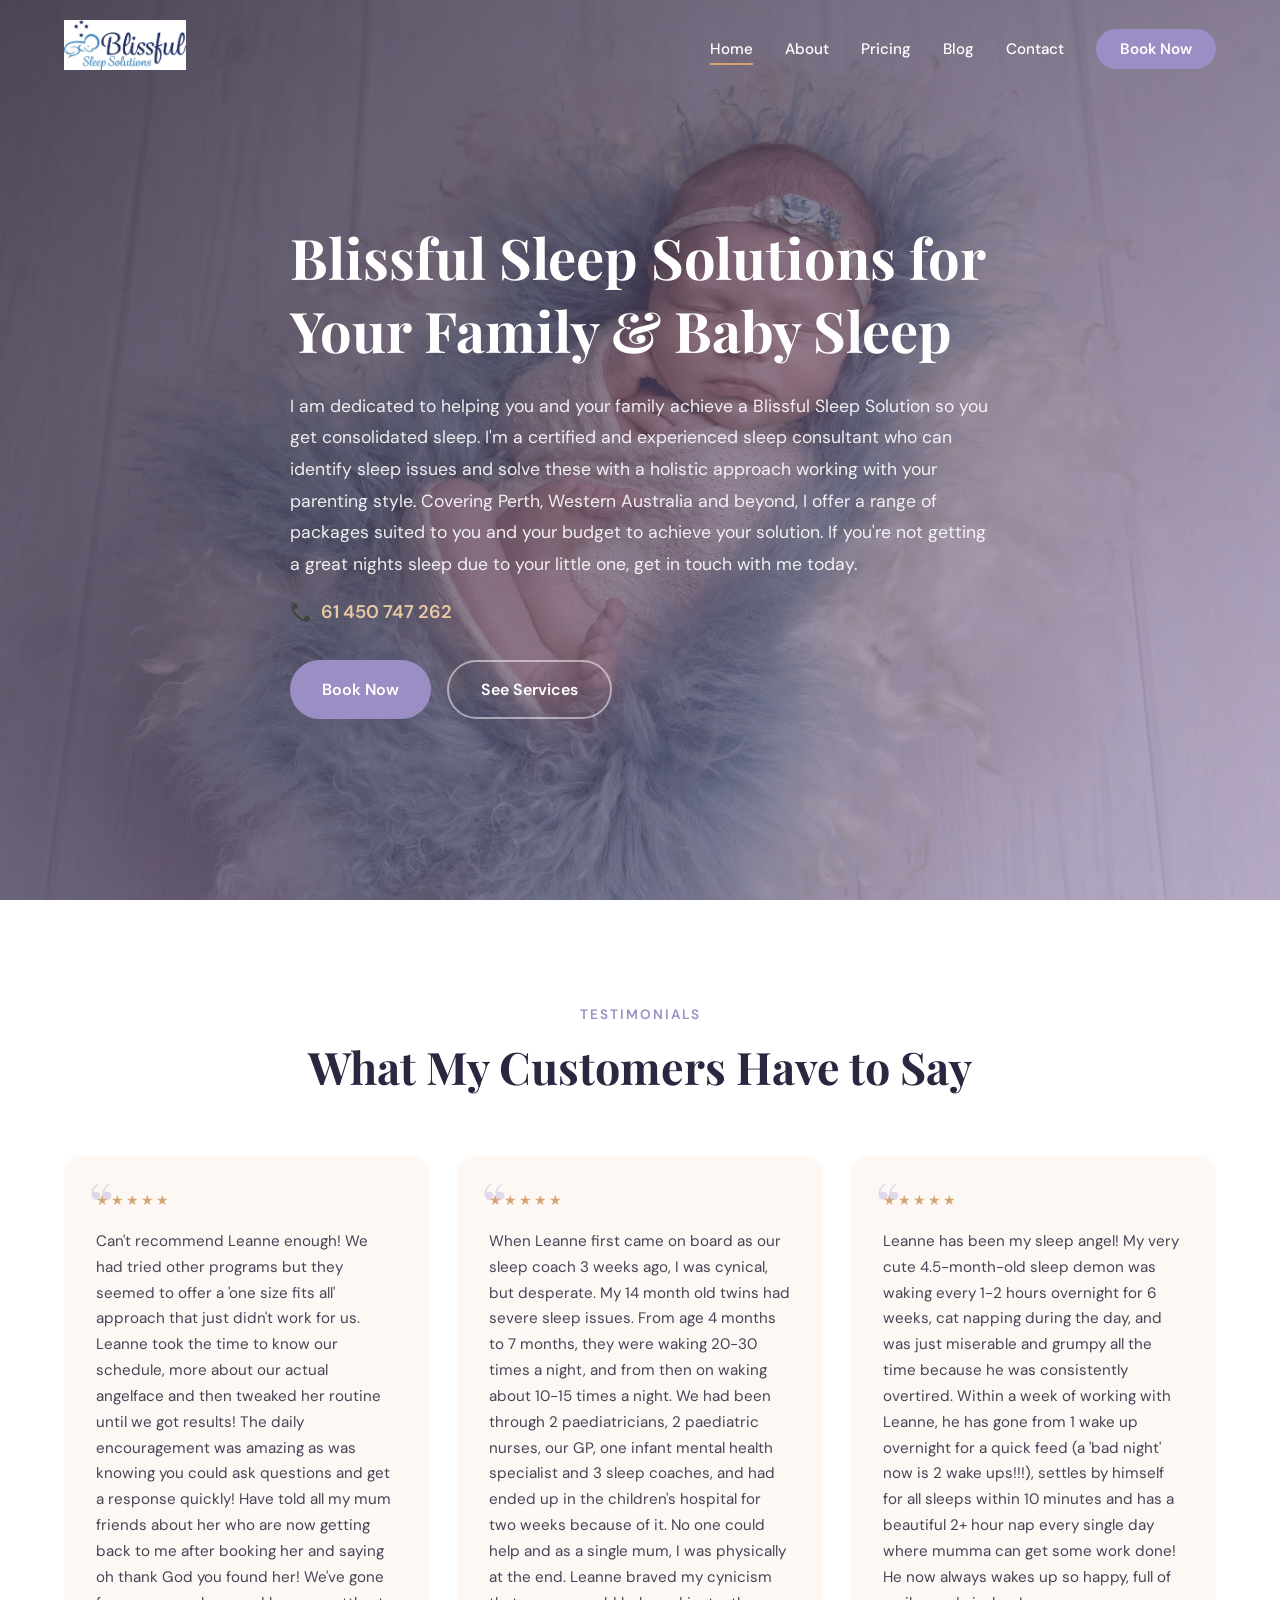
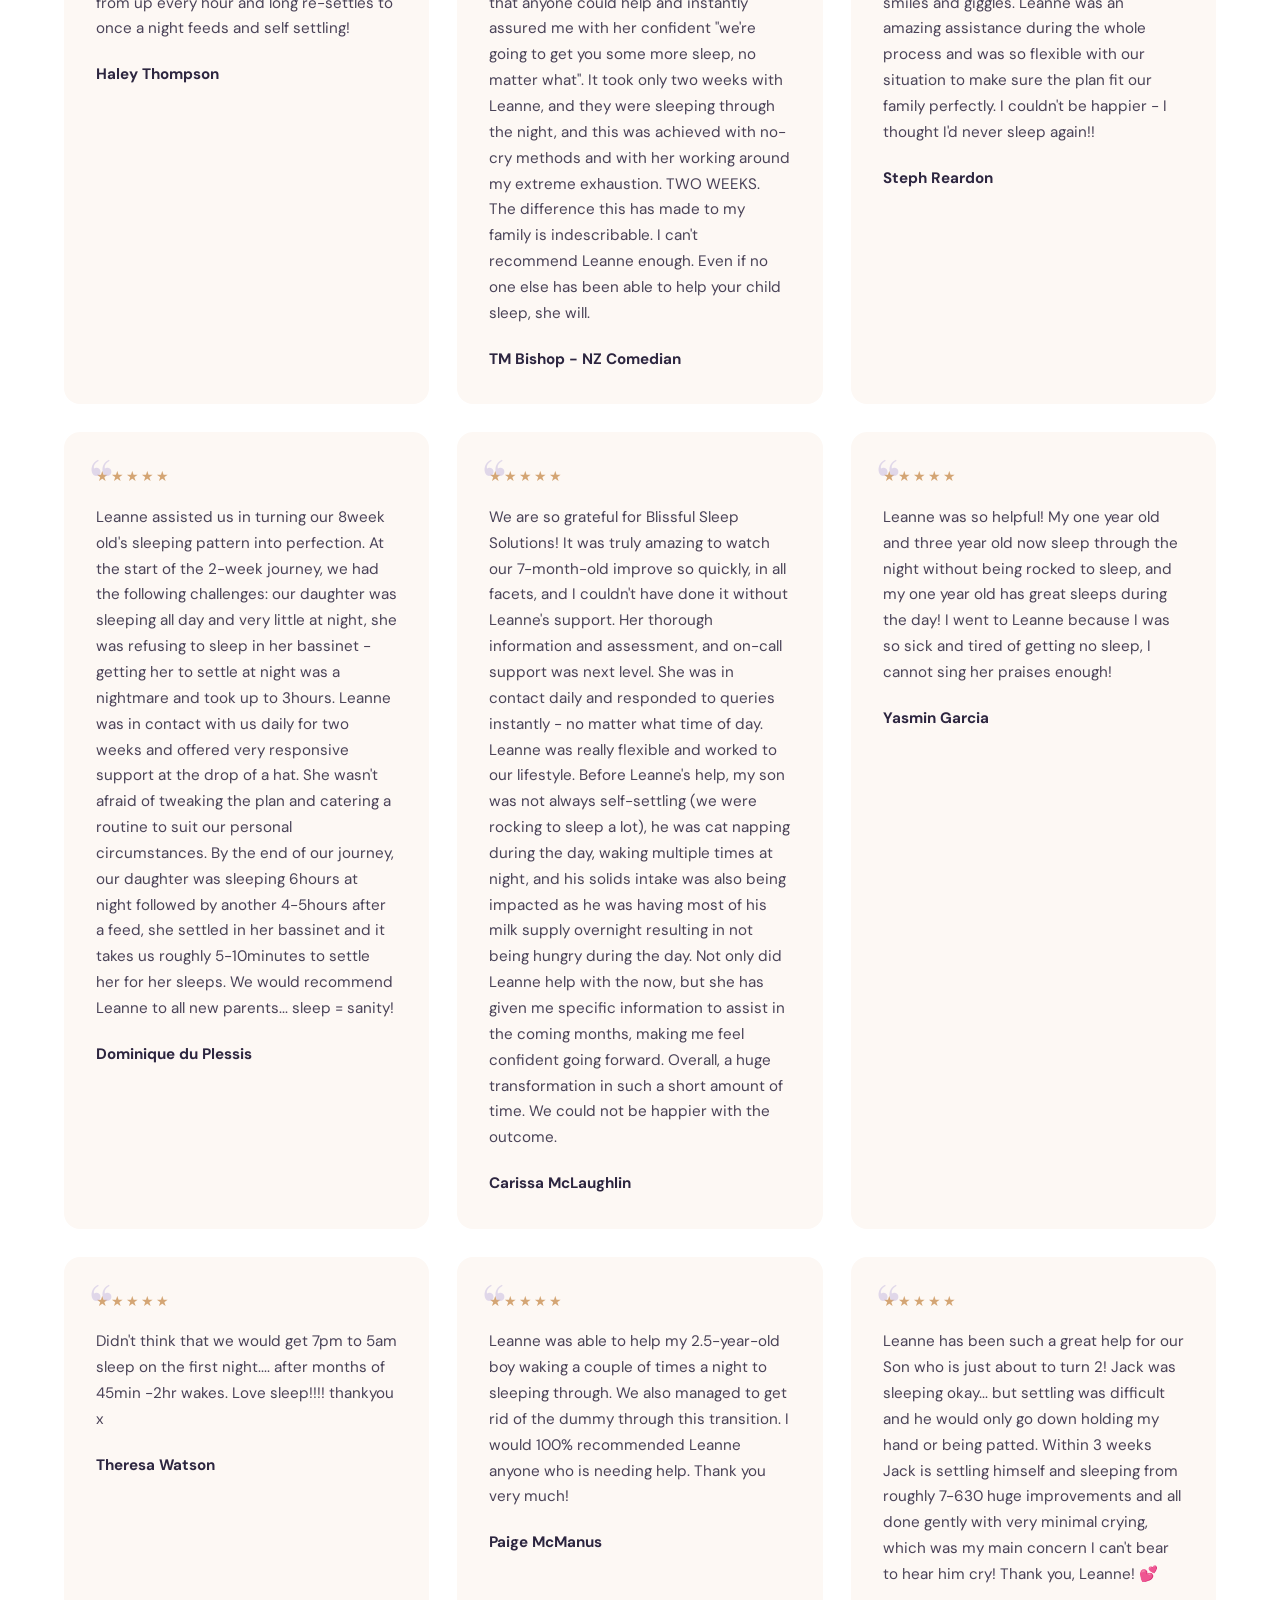
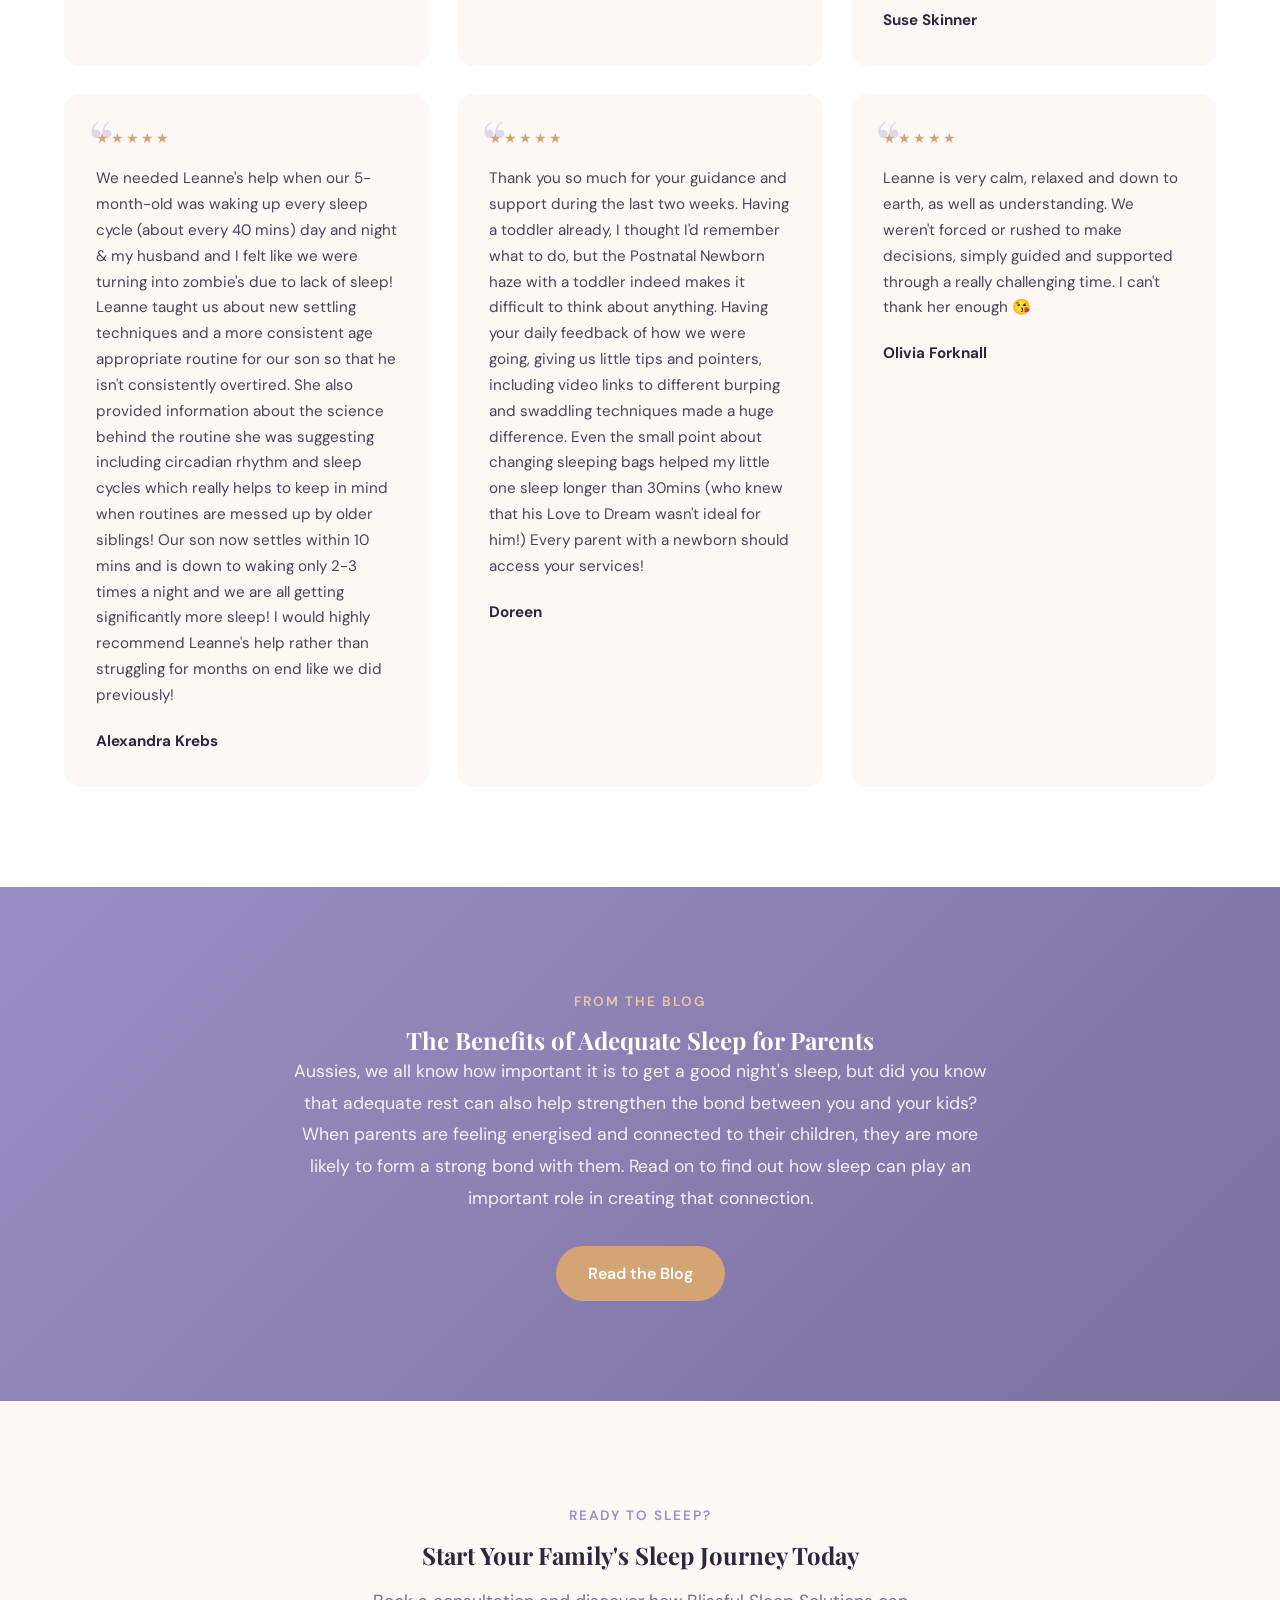
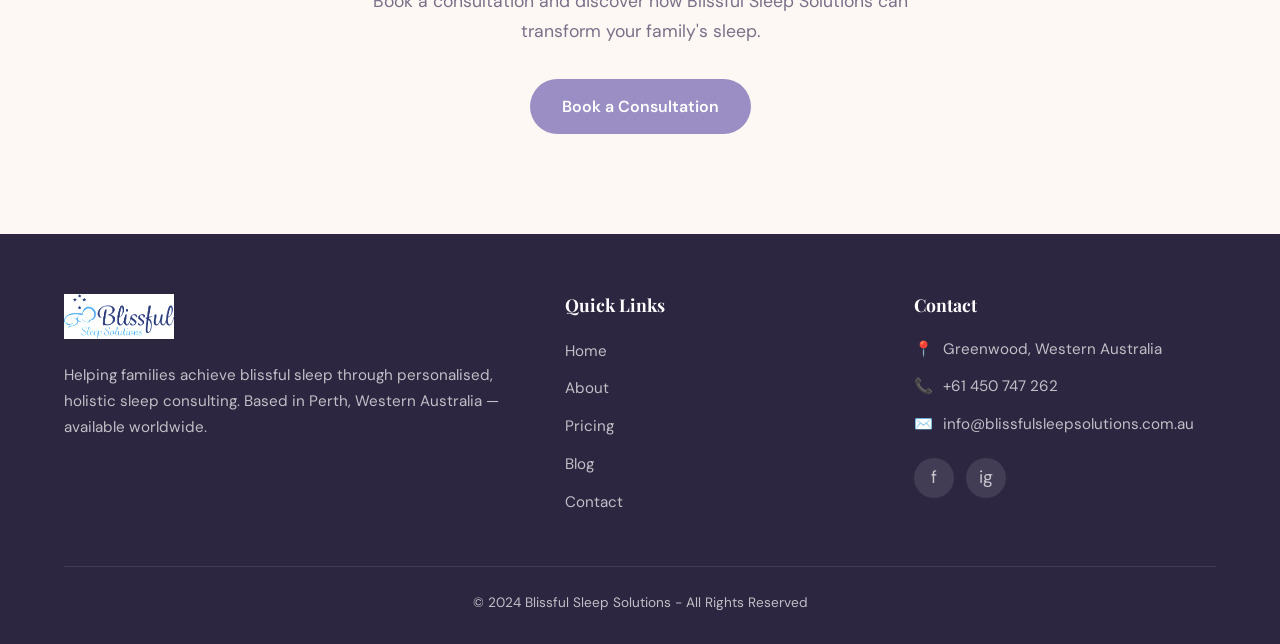
<file: index.html>
<!DOCTYPE html>
<html lang="en">
<head>
  <meta charset="UTF-8">
  <meta name="viewport" content="width=device-width, initial-scale=1.0">
  <title>Blissful Sleep Solutions — Baby & Child Sleep Consultant Perth WA</title>
  <meta name="description" content="Certified baby and child sleep consultant in Perth, Western Australia. Helping families achieve blissful sleep with personalised, holistic solutions.">
  <meta property="og:title" content="Blissful Sleep Solutions — Baby & Child Sleep Consultant Perth WA">
  <meta property="og:description" content="Certified baby and child sleep consultant helping families achieve blissful sleep in Perth, Western Australia and beyond.">
  <meta property="og:image" content="images/logo.jpg">
  <meta property="og:type" content="website">
  <link rel="icon" href="images/logo.jpg" type="image/jpeg">
  <link rel="preconnect" href="https://fonts.googleapis.com">
  <link rel="preconnect" href="https://fonts.gstatic.com" crossorigin>
  <link href="https://fonts.googleapis.com/css2?family=DM+Sans:wght@400;500;600;700&family=Playfair+Display:wght@400;500;600;700&display=swap" rel="stylesheet">
  <link rel="stylesheet" href="styles.css">
</head>
<body>

  <!-- Nav Overlay -->
  <div class="nav-overlay"></div>

  <!-- Navigation -->
  <nav class="navbar">
    <div class="container">
      <a href="index.html" class="nav-logo">
        <img src="images/logo.jpg" alt="Blissful Sleep Solutions">
      </a>
      <ul class="nav-links">
        <li><a href="index.html" class="active">Home</a></li>
        <li><a href="about.html">About</a></li>
        <li><a href="pricing.html">Pricing</a></li>
        <li><a href="blog.html">Blog</a></li>
        <li><a href="contact.html">Contact</a></li>
        <li><a href="https://calendly.com/blissfulsleepsolutions" target="_blank" rel="noopener" class="nav-cta">Book Now</a></li>
      </ul>
      <button class="hamburger" aria-label="Toggle menu">
        <span></span><span></span><span></span>
      </button>
    </div>
  </nav>

  <!-- Hero -->
  <section class="hero">
    <div class="hero-bg" style="background-image: url('images/hero.jpg');"></div>
    <div class="container">
      <div class="hero-content">
        <h1>Blissful Sleep Solutions for Your Family &amp; Baby Sleep</h1>
        <p>I am dedicated to helping you and your family achieve a Blissful Sleep Solution so you get consolidated sleep. I'm a certified and experienced sleep consultant who can identify sleep issues and solve these with a holistic approach working with your parenting style. Covering Perth, Western Australia and beyond, I offer a range of packages suited to you and your budget to achieve your solution. If you're not getting a great nights sleep due to your little one, get in touch with me today.</p>
        <div class="hero-phone">
          <span>📞</span> <a href="tel:+61450747262" style="color: inherit;">61 450 747 262</a>
        </div>
        <div class="hero-buttons">
          <a href="https://calendly.com/blissfulsleepsolutions" target="_blank" rel="noopener" class="btn btn-primary">Book Now</a>
          <a href="pricing.html" class="btn btn-secondary">See Services</a>
        </div>
      </div>
    </div>
  </section>

  <!-- Testimonials -->
  <section class="section testimonials-section">
    <div class="container">
      <div class="section-header">
        <span class="section-label">Testimonials</span>
        <h2>What My Customers Have to Say</h2>
      </div>
      <div class="testimonial-grid">

        <div class="testimonial-card">
          <div class="testimonial-stars">★★★★★</div>
          <p class="testimonial-text">Can't recommend Leanne enough! We had tried other programs but they seemed to offer a 'one size fits all' approach that just didn't work for us. Leanne took the time to know our schedule, more about our actual angelface and then tweaked her routine until we got results! The daily encouragement was amazing as was knowing you could ask questions and get a response quickly! Have told all my mum friends about her who are now getting back to me after booking her and saying oh thank God you found her! We've gone from up every hour and long re-settles to once a night feeds and self settling!</p>
          <div class="testimonial-author">Haley Thompson</div>
        </div>

        <div class="testimonial-card">
          <div class="testimonial-stars">★★★★★</div>
          <p class="testimonial-text">When Leanne first came on board as our sleep coach 3 weeks ago, I was cynical, but desperate. My 14 month old twins had severe sleep issues. From age 4 months to 7 months, they were waking 20-30 times a night, and from then on waking about 10-15 times a night. We had been through 2 paediatricians, 2 paediatric nurses, our GP, one infant mental health specialist and 3 sleep coaches, and had ended up in the children's hospital for two weeks because of it. No one could help and as a single mum, I was physically at the end. Leanne braved my cynicism that anyone could help and instantly assured me with her confident "we're going to get you some more sleep, no matter what". It took only two weeks with Leanne, and they were sleeping through the night, and this was achieved with no-cry methods and with her working around my extreme exhaustion. TWO WEEKS. The difference this has made to my family is indescribable. I can't recommend Leanne enough. Even if no one else has been able to help your child sleep, she will.</p>
          <div class="testimonial-author">TM Bishop - NZ Comedian</div>
        </div>

        <div class="testimonial-card">
          <div class="testimonial-stars">★★★★★</div>
          <p class="testimonial-text">Leanne has been my sleep angel! My very cute 4.5-month-old sleep demon was waking every 1-2 hours overnight for 6 weeks, cat napping during the day, and was just miserable and grumpy all the time because he was consistently overtired. Within a week of working with Leanne, he has gone from 1 wake up overnight for a quick feed (a 'bad night' now is 2 wake ups!!!), settles by himself for all sleeps within 10 minutes and has a beautiful 2+ hour nap every single day where mumma can get some work done! He now always wakes up so happy, full of smiles and giggles. Leanne was an amazing assistance during the whole process and was so flexible with our situation to make sure the plan fit our family perfectly. I couldn't be happier - I thought I'd never sleep again!!</p>
          <div class="testimonial-author">Steph Reardon</div>
        </div>

        <div class="testimonial-card">
          <div class="testimonial-stars">★★★★★</div>
          <p class="testimonial-text">Leanne assisted us in turning our 8week old's sleeping pattern into perfection. At the start of the 2-week journey, we had the following challenges: our daughter was sleeping all day and very little at night, she was refusing to sleep in her bassinet - getting her to settle at night was a nightmare and took up to 3hours. Leanne was in contact with us daily for two weeks and offered very responsive support at the drop of a hat. She wasn't afraid of tweaking the plan and catering a routine to suit our personal circumstances. By the end of our journey, our daughter was sleeping 6hours at night followed by another 4-5hours after a feed, she settled in her bassinet and it takes us roughly 5-10minutes to settle her for her sleeps. We would recommend Leanne to all new parents... sleep = sanity!</p>
          <div class="testimonial-author">Dominique du Plessis</div>
        </div>

        <div class="testimonial-card">
          <div class="testimonial-stars">★★★★★</div>
          <p class="testimonial-text">We are so grateful for Blissful Sleep Solutions! It was truly amazing to watch our 7-month-old improve so quickly, in all facets, and I couldn't have done it without Leanne's support. Her thorough information and assessment, and on-call support was next level. She was in contact daily and responded to queries instantly - no matter what time of day. Leanne was really flexible and worked to our lifestyle. Before Leanne's help, my son was not always self-settling (we were rocking to sleep a lot), he was cat napping during the day, waking multiple times at night, and his solids intake was also being impacted as he was having most of his milk supply overnight resulting in not being hungry during the day. Not only did Leanne help with the now, but she has given me specific information to assist in the coming months, making me feel confident going forward. Overall, a huge transformation in such a short amount of time. We could not be happier with the outcome.</p>
          <div class="testimonial-author">Carissa McLaughlin</div>
        </div>

        <div class="testimonial-card">
          <div class="testimonial-stars">★★★★★</div>
          <p class="testimonial-text">Leanne was so helpful! My one year old and three year old now sleep through the night without being rocked to sleep, and my one year old has great sleeps during the day! I went to Leanne because I was so sick and tired of getting no sleep, I cannot sing her praises enough!</p>
          <div class="testimonial-author">Yasmin Garcia</div>
        </div>

        <div class="testimonial-card">
          <div class="testimonial-stars">★★★★★</div>
          <p class="testimonial-text">Didn't think that we would get 7pm to 5am sleep on the first night.... after months of 45min -2hr wakes. Love sleep!!!! thankyou x</p>
          <div class="testimonial-author">Theresa Watson</div>
        </div>

        <div class="testimonial-card">
          <div class="testimonial-stars">★★★★★</div>
          <p class="testimonial-text">Leanne was able to help my 2.5-year-old boy waking a couple of times a night to sleeping through. We also managed to get rid of the dummy through this transition. I would 100% recommended Leanne anyone who is needing help. Thank you very much!</p>
          <div class="testimonial-author">Paige McManus</div>
        </div>

        <div class="testimonial-card">
          <div class="testimonial-stars">★★★★★</div>
          <p class="testimonial-text">Leanne has been such a great help for our Son who is just about to turn 2! Jack was sleeping okay... but settling was difficult and he would only go down holding my hand or being patted. Within 3 weeks Jack is settling himself and sleeping from roughly 7-630 huge improvements and all done gently with very minimal crying, which was my main concern I can't bear to hear him cry! Thank you, Leanne! 💕</p>
          <div class="testimonial-author">Suse Skinner</div>
        </div>

        <div class="testimonial-card">
          <div class="testimonial-stars">★★★★★</div>
          <p class="testimonial-text">We needed Leanne's help when our 5-month-old was waking up every sleep cycle (about every 40 mins) day and night &amp; my husband and I felt like we were turning into zombie's due to lack of sleep! Leanne taught us about new settling techniques and a more consistent age appropriate routine for our son so that he isn't consistently overtired. She also provided information about the science behind the routine she was suggesting including circadian rhythm and sleep cycles which really helps to keep in mind when routines are messed up by older siblings! Our son now settles within 10 mins and is down to waking only 2-3 times a night and we are all getting significantly more sleep! I would highly recommend Leanne's help rather than struggling for months on end like we did previously!</p>
          <div class="testimonial-author">Alexandra Krebs</div>
        </div>

        <div class="testimonial-card">
          <div class="testimonial-stars">★★★★★</div>
          <p class="testimonial-text">Thank you so much for your guidance and support during the last two weeks. Having a toddler already, I thought I'd remember what to do, but the Postnatal Newborn haze with a toddler indeed makes it difficult to think about anything. Having your daily feedback of how we were going, giving us little tips and pointers, including video links to different burping and swaddling techniques made a huge difference. Even the small point about changing sleeping bags helped my little one sleep longer than 30mins (who knew that his Love to Dream wasn't ideal for him!) Every parent with a newborn should access your services!</p>
          <div class="testimonial-author">Doreen</div>
        </div>

        <div class="testimonial-card">
          <div class="testimonial-stars">★★★★★</div>
          <p class="testimonial-text">Leanne is very calm, relaxed and down to earth, as well as understanding. We weren't forced or rushed to make decisions, simply guided and supported through a really challenging time. I can't thank her enough 😘</p>
          <div class="testimonial-author">Olivia Forknall</div>
        </div>

      </div>
    </div>
  </section>

  <!-- Blog Teaser -->
  <section class="section blog-teaser">
    <div class="container">
      <div class="blog-teaser-content fade-in">
        <span class="section-label">From the Blog</span>
        <h2>The Benefits of Adequate Sleep for Parents</h2>
        <p>Aussies, we all know how important it is to get a good night's sleep, but did you know that adequate rest can also help strengthen the bond between you and your kids? When parents are feeling energised and connected to their children, they are more likely to form a strong bond with them. Read on to find out how sleep can play an important role in creating that connection.</p>
        <a href="blog.html" class="btn btn-gold">Read the Blog</a>
      </div>
    </div>
  </section>

  <!-- CTA Section -->
  <section class="section" style="text-align: center;">
    <div class="container">
      <div class="fade-in">
        <span class="section-label">Ready to Sleep?</span>
        <h2 style="margin-bottom: 16px;">Start Your Family's Sleep Journey Today</h2>
        <p style="max-width: 550px; margin: 0 auto 32px; color: var(--text-light); font-size: 1.1rem;">Book a consultation and discover how Blissful Sleep Solutions can transform your family's sleep.</p>
        <a href="https://calendly.com/blissfulsleepsolutions" target="_blank" rel="noopener" class="btn btn-primary">Book a Consultation</a>
      </div>
    </div>
  </section>

  <!-- Footer -->
  <footer class="footer">
    <div class="container">
      <div class="footer-grid">
        <div class="footer-brand">
          <img src="images/logo.jpg" alt="Blissful Sleep Solutions">
          <p>Helping families achieve blissful sleep through personalised, holistic sleep consulting. Based in Perth, Western Australia — available worldwide.</p>
        </div>
        <div>
          <h4>Quick Links</h4>
          <ul class="footer-links">
            <li><a href="index.html">Home</a></li>
            <li><a href="about.html">About</a></li>
            <li><a href="pricing.html">Pricing</a></li>
            <li><a href="blog.html">Blog</a></li>
            <li><a href="contact.html">Contact</a></li>
          </ul>
        </div>
        <div>
          <h4>Contact</h4>
          <div class="footer-contact-item">
            <span class="icon">📍</span> Greenwood, Western Australia
          </div>
          <div class="footer-contact-item">
            <span class="icon">📞</span> <a href="tel:+61450747262" style="color: inherit;">+61 450 747 262</a>
          </div>
          <div class="footer-contact-item">
            <span class="icon">✉️</span> <a href="mailto:info@blissfulsleepsolutions.com.au" style="color: inherit;">info@blissfulsleepsolutions.com.au</a>
          </div>
          <div class="footer-social">
            <a href="https://www.facebook.com/812898538879275" target="_blank" rel="noopener" aria-label="Facebook">f</a>
            <a href="https://www.instagram.com/blissfulsleepsolutions" target="_blank" rel="noopener" aria-label="Instagram">ig</a>
          </div>
        </div>
      </div>
      <div class="footer-bottom">
        &copy; 2024 Blissful Sleep Solutions - All Rights Reserved
      </div>
    </div>
  </footer>

  <!-- Back to Top -->
  <button class="back-to-top" aria-label="Back to top">↑</button>

  <script src="script.js"></script>
</body>
</html>
</file>
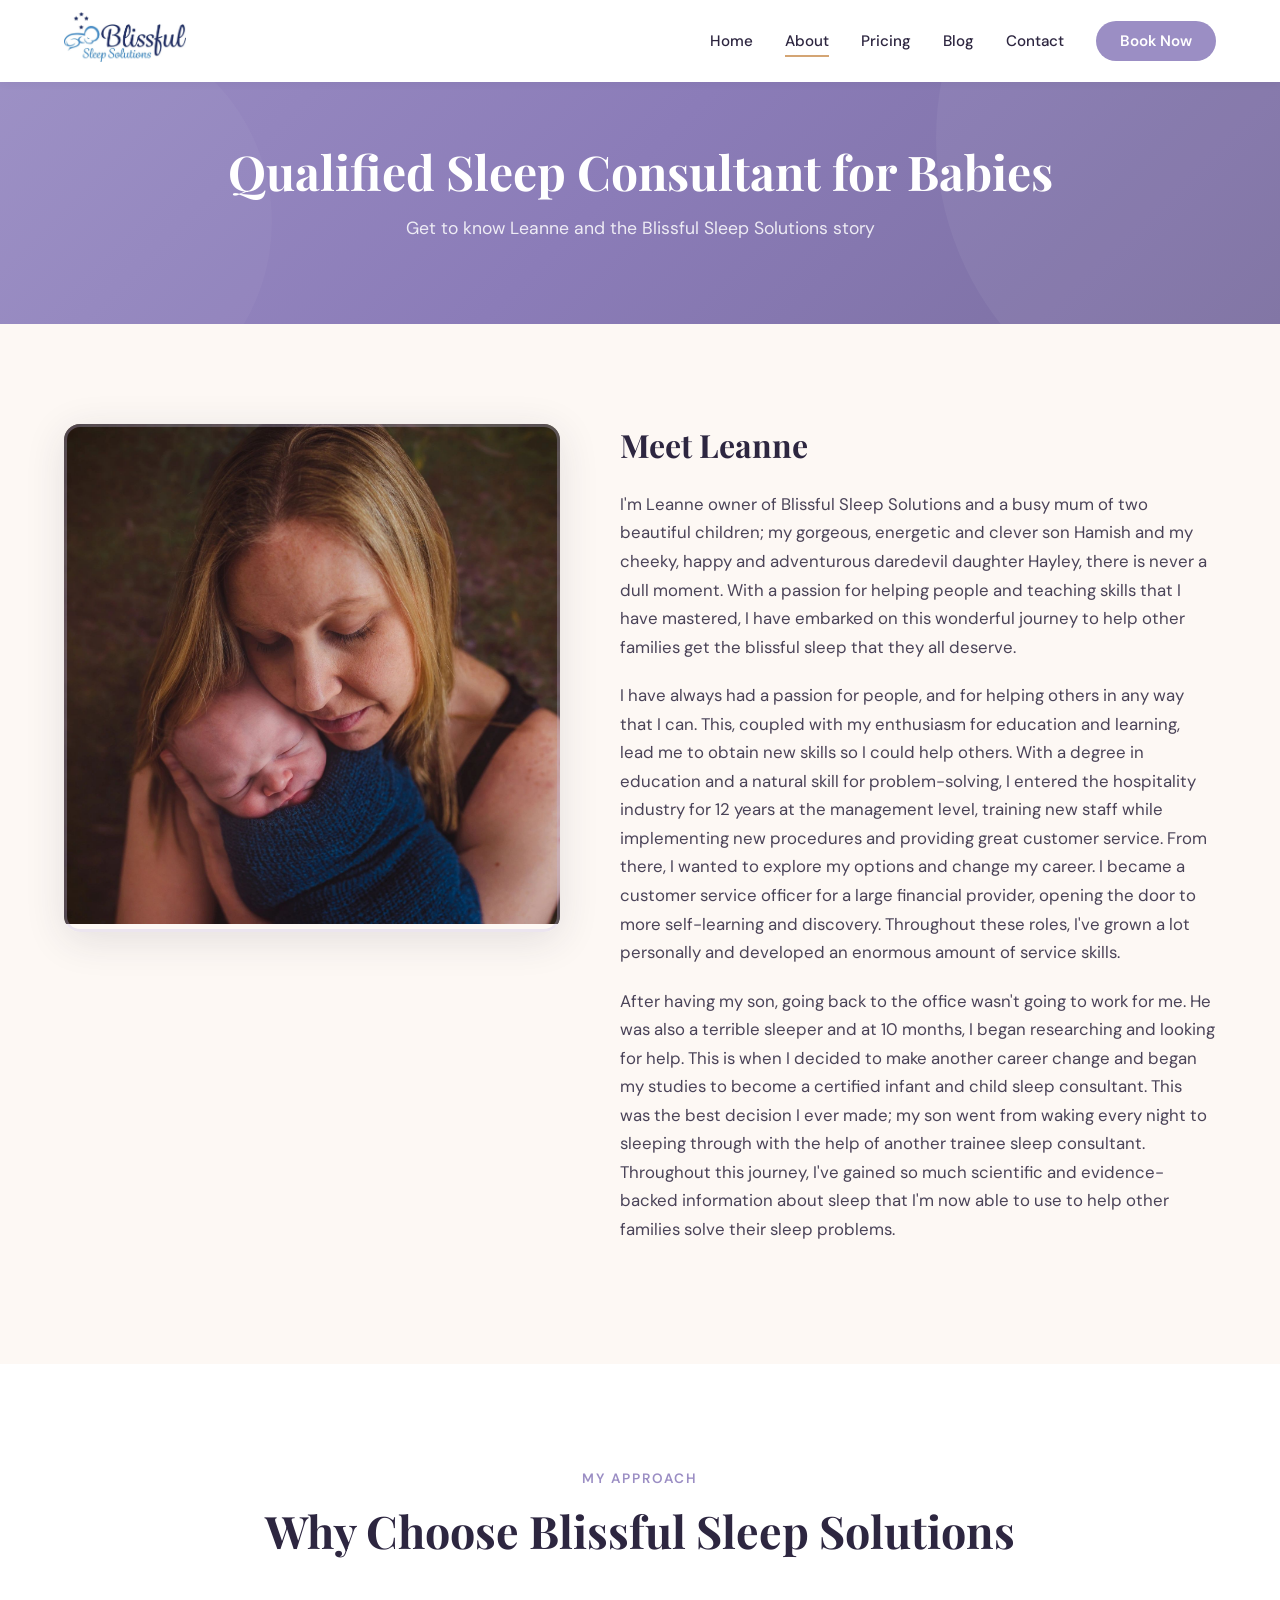
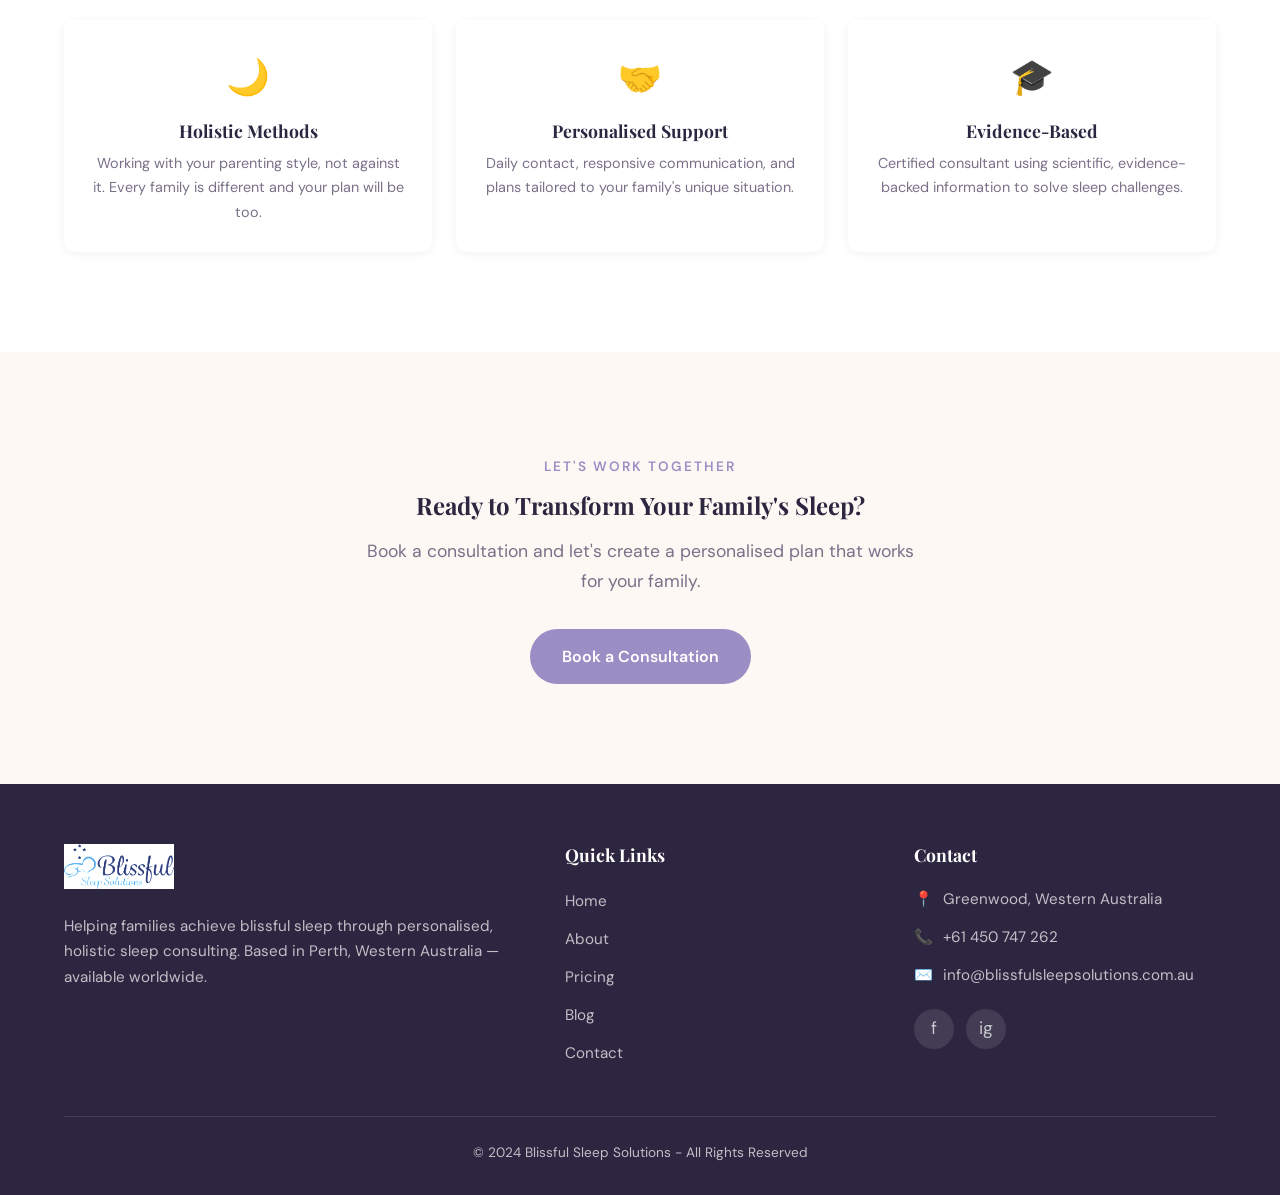
<file: about.html>
<!DOCTYPE html>
<html lang="en">
<head>
  <meta charset="UTF-8">
  <meta name="viewport" content="width=device-width, initial-scale=1.0">
  <title>About — Blissful Sleep Solutions</title>
  <meta name="description" content="Meet Leanne, a certified infant and child sleep consultant helping families in Perth, Western Australia achieve blissful sleep.">
  <meta property="og:title" content="About — Blissful Sleep Solutions">
  <meta property="og:description" content="Meet Leanne, a certified infant and child sleep consultant helping families in Perth, WA.">
  <meta property="og:image" content="images/logo.jpg">
  <link rel="icon" href="images/logo.jpg" type="image/jpeg">
  <link rel="preconnect" href="https://fonts.googleapis.com">
  <link rel="preconnect" href="https://fonts.gstatic.com" crossorigin>
  <link href="https://fonts.googleapis.com/css2?family=DM+Sans:wght@400;500;600;700&family=Playfair+Display:wght@400;500;600;700&display=swap" rel="stylesheet">
  <link rel="stylesheet" href="styles.css">
</head>
<body>

  <div class="nav-overlay"></div>

  <nav class="navbar inner-nav">
    <div class="container">
      <a href="index.html" class="nav-logo">
        <img src="images/logo.jpg" alt="Blissful Sleep Solutions">
      </a>
      <ul class="nav-links">
        <li><a href="index.html">Home</a></li>
        <li><a href="about.html">About</a></li>
        <li><a href="pricing.html">Pricing</a></li>
        <li><a href="blog.html">Blog</a></li>
        <li><a href="contact.html">Contact</a></li>
        <li><a href="https://calendly.com/blissfulsleepsolutions" target="_blank" rel="noopener" class="nav-cta">Book Now</a></li>
      </ul>
      <button class="hamburger" aria-label="Toggle menu">
        <span></span><span></span><span></span>
      </button>
    </div>
  </nav>

  <!-- Page Hero -->
  <section class="page-hero">
    <h1>Qualified Sleep Consultant for Babies</h1>
    <p>Get to know Leanne and the Blissful Sleep Solutions story</p>
  </section>

  <!-- About Content -->
  <section class="section">
    <div class="container">
      <div class="about-content">
        <div class="about-image fade-in">
          <img src="images/about-photo.jpg" alt="Peaceful nursery setting">
        </div>
        <div class="about-text fade-in">
          <h2>Meet Leanne</h2>
          <p>I'm Leanne owner of Blissful Sleep Solutions and a busy mum of two beautiful children; my gorgeous, energetic and clever son Hamish and my cheeky, happy and adventurous daredevil daughter Hayley, there is never a dull moment. With a passion for helping people and teaching skills that I have mastered, I have embarked on this wonderful journey to help other families get the blissful sleep that they all deserve.</p>
          <p>I have always had a passion for people, and for helping others in any way that I can. This, coupled with my enthusiasm for education and learning, lead me to obtain new skills so I could help others. With a degree in education and a natural skill for problem-solving, I entered the hospitality industry for 12 years at the management level, training new staff while implementing new procedures and providing great customer service. From there, I wanted to explore my options and change my career. I became a customer service officer for a large financial provider, opening the door to more self-learning and discovery. Throughout these roles, I've grown a lot personally and developed an enormous amount of service skills.</p>
          <p>After having my son, going back to the office wasn't going to work for me. He was also a terrible sleeper and at 10 months, I began researching and looking for help. This is when I decided to make another career change and began my studies to become a certified infant and child sleep consultant. This was the best decision I ever made; my son went from waking every night to sleeping through with the help of another trainee sleep consultant. Throughout this journey, I've gained so much scientific and evidence-backed information about sleep that I'm now able to use to help other families solve their sleep problems.</p>
        </div>
      </div>
    </div>
  </section>

  <!-- Values -->
  <section class="section" style="background: var(--white);">
    <div class="container">
      <div class="section-header">
        <span class="section-label">My Approach</span>
        <h2>Why Choose Blissful Sleep Solutions</h2>
      </div>
      <div class="about-values">
        <div class="value-card fade-in fade-in-delay-1">
          <div class="value-icon">🌙</div>
          <h4>Holistic Methods</h4>
          <p>Working with your parenting style, not against it. Every family is different and your plan will be too.</p>
        </div>
        <div class="value-card fade-in fade-in-delay-2">
          <div class="value-icon">🤝</div>
          <h4>Personalised Support</h4>
          <p>Daily contact, responsive communication, and plans tailored to your family's unique situation.</p>
        </div>
        <div class="value-card fade-in fade-in-delay-3">
          <div class="value-icon">🎓</div>
          <h4>Evidence-Based</h4>
          <p>Certified consultant using scientific, evidence-backed information to solve sleep challenges.</p>
        </div>
      </div>
    </div>
  </section>

  <!-- CTA -->
  <section class="section" style="text-align: center;">
    <div class="container fade-in">
      <span class="section-label">Let's Work Together</span>
      <h2 style="margin-bottom: 16px;">Ready to Transform Your Family's Sleep?</h2>
      <p style="max-width: 550px; margin: 0 auto 32px; color: var(--text-light); font-size: 1.1rem;">Book a consultation and let's create a personalised plan that works for your family.</p>
      <a href="https://calendly.com/blissfulsleepsolutions" target="_blank" rel="noopener" class="btn btn-primary">Book a Consultation</a>
    </div>
  </section>

  <!-- Footer -->
  <footer class="footer">
    <div class="container">
      <div class="footer-grid">
        <div class="footer-brand">
          <img src="images/logo.jpg" alt="Blissful Sleep Solutions">
          <p>Helping families achieve blissful sleep through personalised, holistic sleep consulting. Based in Perth, Western Australia — available worldwide.</p>
        </div>
        <div>
          <h4>Quick Links</h4>
          <ul class="footer-links">
            <li><a href="index.html">Home</a></li>
            <li><a href="about.html">About</a></li>
            <li><a href="pricing.html">Pricing</a></li>
            <li><a href="blog.html">Blog</a></li>
            <li><a href="contact.html">Contact</a></li>
          </ul>
        </div>
        <div>
          <h4>Contact</h4>
          <div class="footer-contact-item"><span class="icon">📍</span> Greenwood, Western Australia</div>
          <div class="footer-contact-item"><span class="icon">📞</span> <a href="tel:+61450747262" style="color: inherit;">+61 450 747 262</a></div>
          <div class="footer-contact-item"><span class="icon">✉️</span> <a href="mailto:info@blissfulsleepsolutions.com.au" style="color: inherit;">info@blissfulsleepsolutions.com.au</a></div>
          <div class="footer-social">
            <a href="https://www.facebook.com/812898538879275" target="_blank" rel="noopener" aria-label="Facebook">f</a>
            <a href="https://www.instagram.com/blissfulsleepsolutions" target="_blank" rel="noopener" aria-label="Instagram">ig</a>
          </div>
        </div>
      </div>
      <div class="footer-bottom">&copy; 2024 Blissful Sleep Solutions - All Rights Reserved</div>
    </div>
  </footer>

  <button class="back-to-top" aria-label="Back to top">↑</button>
  <script src="script.js"></script>
</body>
</html>
</file>
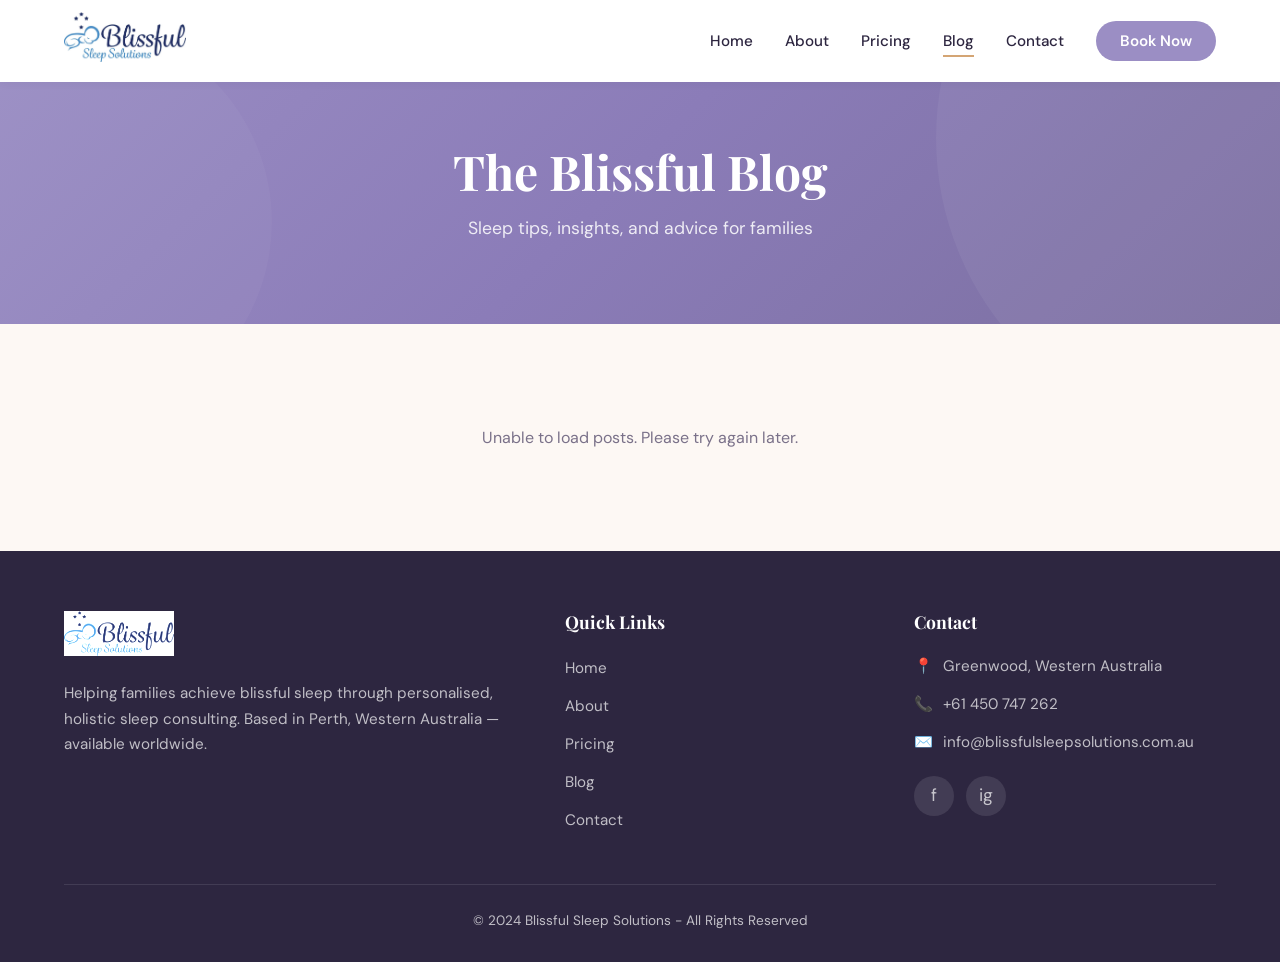
<file: blog-post.html>
<!DOCTYPE html>
<html lang="en">
<head>
  <meta charset="UTF-8">
  <meta name="viewport" content="width=device-width, initial-scale=1.0">
  <title>Blog — Blissful Sleep Solutions</title>
  <meta name="description" content="Sleep tips and advice from certified sleep consultant Leanne.">
  <meta property="og:image" content="images/logo.jpg">
  <link rel="icon" href="images/logo.jpg" type="image/jpeg">
  <link rel="preconnect" href="https://fonts.googleapis.com">
  <link rel="preconnect" href="https://fonts.gstatic.com" crossorigin>
  <link href="https://fonts.googleapis.com/css2?family=DM+Sans:wght@400;500;600;700&family=Playfair+Display:wght@400;500;600;700&display=swap" rel="stylesheet">
  <link rel="stylesheet" href="styles.css">
</head>
<body>

  <div class="nav-overlay"></div>

  <nav class="navbar inner-nav">
    <div class="container">
      <a href="index.html" class="nav-logo">
        <img src="images/logo.jpg" alt="Blissful Sleep Solutions">
      </a>
      <ul class="nav-links">
        <li><a href="index.html">Home</a></li>
        <li><a href="about.html">About</a></li>
        <li><a href="pricing.html">Pricing</a></li>
        <li><a href="blog.html" class="active">Blog</a></li>
        <li><a href="contact.html">Contact</a></li>
        <li><a href="https://calendly.com/blissfulsleepsolutions" target="_blank" rel="noopener" class="nav-cta">Book Now</a></li>
      </ul>
      <button class="hamburger" aria-label="Toggle menu">
        <span></span><span></span><span></span>
      </button>
    </div>
  </nav>

  <section class="page-hero" id="postHero">
    <h1 id="postTitle">Loading…</h1>
    <p id="postDate"></p>
  </section>

  <section class="section">
    <div class="container">
      <div class="blog-post fade-in">
        <a href="blog.html" class="blog-back">← Back to Blog</a>
        <div class="blog-post-body" id="postBody">
          <p style="color:#7A7189;text-align:center;padding:3rem 0">Loading post…</p>
        </div>
      </div>
    </div>
  </section>

  <footer class="footer">
    <div class="container">
      <div class="footer-grid">
        <div class="footer-brand">
          <img src="images/logo.jpg" alt="Blissful Sleep Solutions">
          <p>Helping families achieve blissful sleep through personalised, holistic sleep consulting. Based in Perth, Western Australia — available worldwide.</p>
        </div>
        <div>
          <h4>Quick Links</h4>
          <ul class="footer-links">
            <li><a href="index.html">Home</a></li>
            <li><a href="about.html">About</a></li>
            <li><a href="pricing.html">Pricing</a></li>
            <li><a href="blog.html">Blog</a></li>
            <li><a href="contact.html">Contact</a></li>
          </ul>
        </div>
        <div>
          <h4>Contact</h4>
          <div class="footer-contact-item"><span class="icon">📍</span> Greenwood, Western Australia</div>
          <div class="footer-contact-item"><span class="icon">📞</span> <a href="tel:+61450747262" style="color:inherit">+61 450 747 262</a></div>
          <div class="footer-contact-item"><span class="icon">✉️</span> <a href="mailto:info@blissfulsleepsolutions.com.au" style="color:inherit">info@blissfulsleepsolutions.com.au</a></div>
          <div class="footer-social">
            <a href="https://www.facebook.com/812898538879275" target="_blank" rel="noopener" aria-label="Facebook">f</a>
            <a href="https://www.instagram.com/blissfulsleepsolutions" target="_blank" rel="noopener" aria-label="Instagram">ig</a>
          </div>
        </div>
      </div>
      <div class="footer-bottom">&copy; 2024 Blissful Sleep Solutions - All Rights Reserved</div>
    </div>
  </footer>

  <button class="back-to-top" aria-label="Back to top">↑</button>
  <script src="script.js"></script>
  <script>
    const SUPABASE_URL = 'https://kouembkldbpdbhzeaoth.supabase.co';
    const SUPABASE_ANON = 'eyJhbGciOiJIUzI1NiIsInR5cCI6IkpXVCJ9.eyJpc3MiOiJzdXBhYmFzZSIsInJlZiI6ImtvdWVtYmtsZGJwZGJoemVhb3RoIiwicm9sZSI6ImFub24iLCJpYXQiOjE3NzQ4Mjk3NDAsImV4cCI6MjA5MDQwNTc0MH0.aMeh94o7Zd1zqIH8kprOMYdc4s1_2g9Ecxk0Es7TiJw';

    const slug = new URLSearchParams(window.location.search).get('slug');

    if (!slug) {
      window.location.href = 'blog.html';
    } else {
      fetch(`${SUPABASE_URL}/rest/v1/blissful_blog_posts?slug=eq.${encodeURIComponent(slug)}&published=eq.true&select=*`, {
        headers: { 'apikey': SUPABASE_ANON, 'Authorization': 'Bearer ' + SUPABASE_ANON }
      })
      .then(r => r.json())
      .then(posts => {
        if (!posts.length) {
          document.getElementById('postTitle').textContent = 'Post not found';
          document.getElementById('postBody').innerHTML = '<p>This post could not be found. <a href="blog.html">Back to blog</a></p>';
          return;
        }
        const p = posts[0];
        document.title = p.title + ' — Blissful Sleep Solutions';
        document.querySelector('meta[name="description"]').setAttribute('content', p.excerpt || p.title);
        document.getElementById('postTitle').textContent = p.title;
        document.getElementById('postDate').textContent = p.published_at
          ? new Date(p.published_at).toLocaleDateString('en-AU', { day: 'numeric', month: 'long', year: 'numeric' })
          : '';
        if (p.cover_image) {
          const hero = document.getElementById('postHero');
          hero.style.backgroundImage = `linear-gradient(rgba(45,38,64,0.5), rgba(45,38,64,0.5)), url(${p.cover_image})`;
          hero.style.backgroundSize = 'cover';
          hero.style.backgroundPosition = 'center';
        }
        document.getElementById('postBody').innerHTML = p.content;
      })
      .catch(() => {
        document.getElementById('postBody').innerHTML = '<p>Unable to load post. Please try again later.</p>';
      });
    }
  </script>
</body>
</html>
</file>
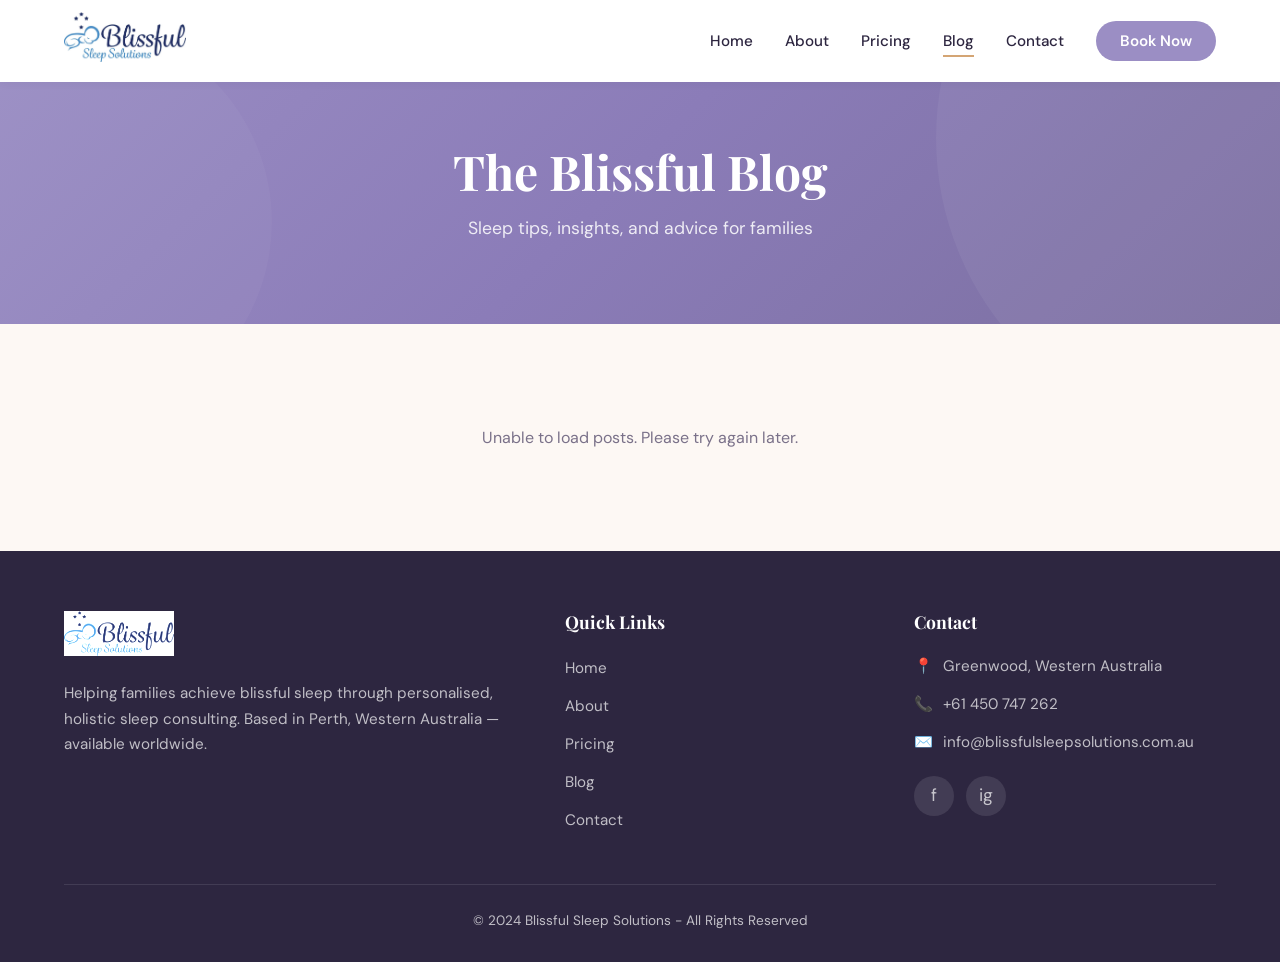
<file: blog.html>
<!DOCTYPE html>
<html lang="en">
<head>
  <meta charset="UTF-8">
  <meta name="viewport" content="width=device-width, initial-scale=1.0">
  <title>Blog — Blissful Sleep Solutions</title>
  <meta name="description" content="Sleep tips, advice, and insights from certified sleep consultant Leanne. Helping families with baby and child sleep.">
  <meta property="og:title" content="Blog — Blissful Sleep Solutions">
  <meta property="og:description" content="Sleep tips, advice, and insights from certified sleep consultant Leanne.">
  <meta property="og:image" content="images/logo.jpg">
  <link rel="icon" href="images/logo.jpg" type="image/jpeg">
  <link rel="preconnect" href="https://fonts.googleapis.com">
  <link rel="preconnect" href="https://fonts.gstatic.com" crossorigin>
  <link href="https://fonts.googleapis.com/css2?family=DM+Sans:wght@400;500;600;700&family=Playfair+Display:wght@400;500;600;700&display=swap" rel="stylesheet">
  <link rel="stylesheet" href="styles.css">
</head>
<body>

  <div class="nav-overlay"></div>

  <nav class="navbar inner-nav">
    <div class="container">
      <a href="index.html" class="nav-logo">
        <img src="images/logo.jpg" alt="Blissful Sleep Solutions">
      </a>
      <ul class="nav-links">
        <li><a href="index.html">Home</a></li>
        <li><a href="about.html">About</a></li>
        <li><a href="pricing.html">Pricing</a></li>
        <li><a href="blog.html" class="active">Blog</a></li>
        <li><a href="contact.html">Contact</a></li>
        <li><a href="https://calendly.com/blissfulsleepsolutions" target="_blank" rel="noopener" class="nav-cta">Book Now</a></li>
      </ul>
      <button class="hamburger" aria-label="Toggle menu">
        <span></span><span></span><span></span>
      </button>
    </div>
  </nav>

  <section class="page-hero">
    <h1>The Blissful Blog</h1>
    <p>Sleep tips, insights, and advice for families</p>
  </section>

  <section class="section">
    <div class="container">
      <div class="blog-grid fade-in" id="dynamicPosts">
        <p style="color:var(--text-light);text-align:center;padding:3rem 0;grid-column:1/-1">Loading posts…</p>
      </div>
    </div>
  </section>

  <script>
    const SUPABASE_URL = 'https://kouembkldbpdbhzeaoth.supabase.co';
    const SUPABASE_ANON = 'eyJhbGciOiJIUzI1NiIsInR5cCI6IkpXVCJ9.eyJpc3MiOiJzdXBhYmFzZSIsInJlZiI6ImtvdWVtYmtsZGJwZGJoemVhb3RoIiwicm9sZSI6ImFub24iLCJpYXQiOjE3NzQ4Mjk3NDAsImV4cCI6MjA5MDQwNTc0MH0.aMeh94o7Zd1zqIH8kprOMYdc4s1_2g9Ecxk0Es7TiJw';

    fetch(`${SUPABASE_URL}/rest/v1/blissful_blog_posts?published=eq.true&select=*&order=published_at.desc`, {
      headers: { 'apikey': SUPABASE_ANON, 'Authorization': 'Bearer ' + SUPABASE_ANON }
    })
    .then(r => r.json())
    .then(posts => {
      if (!posts.length) {
        document.getElementById('dynamicPosts').innerHTML = '<p style="color:var(--text-light);text-align:center;grid-column:1/-1">No posts yet.</p>';
        return;
      }
      const container = document.getElementById('dynamicPosts');
      container.innerHTML = posts.map(p => `
        <article class="blog-card">
          ${p.cover_image ? `<a href="blog-post.html?slug=${encodeURIComponent(p.slug)}"><img class="blog-card-image" src="${p.cover_image}" alt="${p.title}"></a>` : ''}
          <div class="blog-card-content">
            <p class="blog-date">${p.published_at ? new Date(p.published_at).toLocaleDateString('en-AU', {day:'numeric', month:'long', year:'numeric'}) : ''}</p>
            <h2><a href="blog-post.html?slug=${encodeURIComponent(p.slug)}">${p.title}</a></h2>
            <p>${p.excerpt || ''}</p>
            <a href="blog-post.html?slug=${encodeURIComponent(p.slug)}" class="btn btn-outline">Read More</a>
          </div>
        </article>
      `).join('');
    })
    .catch(() => {
      document.getElementById('dynamicPosts').innerHTML = '<p style="color:var(--text-light);text-align:center;grid-column:1/-1">Unable to load posts. Please try again later.</p>';
    });
  </script>

  <!-- Footer -->
  <footer class="footer">
    <div class="container">
      <div class="footer-grid">
        <div class="footer-brand">
          <img src="images/logo.jpg" alt="Blissful Sleep Solutions">
          <p>Helping families achieve blissful sleep through personalised, holistic sleep consulting. Based in Perth, Western Australia — available worldwide.</p>
        </div>
        <div>
          <h4>Quick Links</h4>
          <ul class="footer-links">
            <li><a href="index.html">Home</a></li>
            <li><a href="about.html">About</a></li>
            <li><a href="pricing.html">Pricing</a></li>
            <li><a href="blog.html">Blog</a></li>
            <li><a href="contact.html">Contact</a></li>
          </ul>
        </div>
        <div>
          <h4>Contact</h4>
          <div class="footer-contact-item"><span class="icon">📍</span> Greenwood, Western Australia</div>
          <div class="footer-contact-item"><span class="icon">📞</span> <a href="tel:+61450747262" style="color: inherit;">+61 450 747 262</a></div>
          <div class="footer-contact-item"><span class="icon">✉️</span> <a href="mailto:info@blissfulsleepsolutions.com.au" style="color: inherit;">info@blissfulsleepsolutions.com.au</a></div>
          <div class="footer-social">
            <a href="https://www.facebook.com/812898538879275" target="_blank" rel="noopener" aria-label="Facebook">f</a>
            <a href="https://www.instagram.com/blissfulsleepsolutions" target="_blank" rel="noopener" aria-label="Instagram">ig</a>
          </div>
        </div>
      </div>
      <div class="footer-bottom">&copy; 2024 Blissful Sleep Solutions - All Rights Reserved</div>
    </div>
  </footer>

  <button class="back-to-top" aria-label="Back to top">↑</button>
  <script src="script.js"></script>
</body>
</html>
</file>
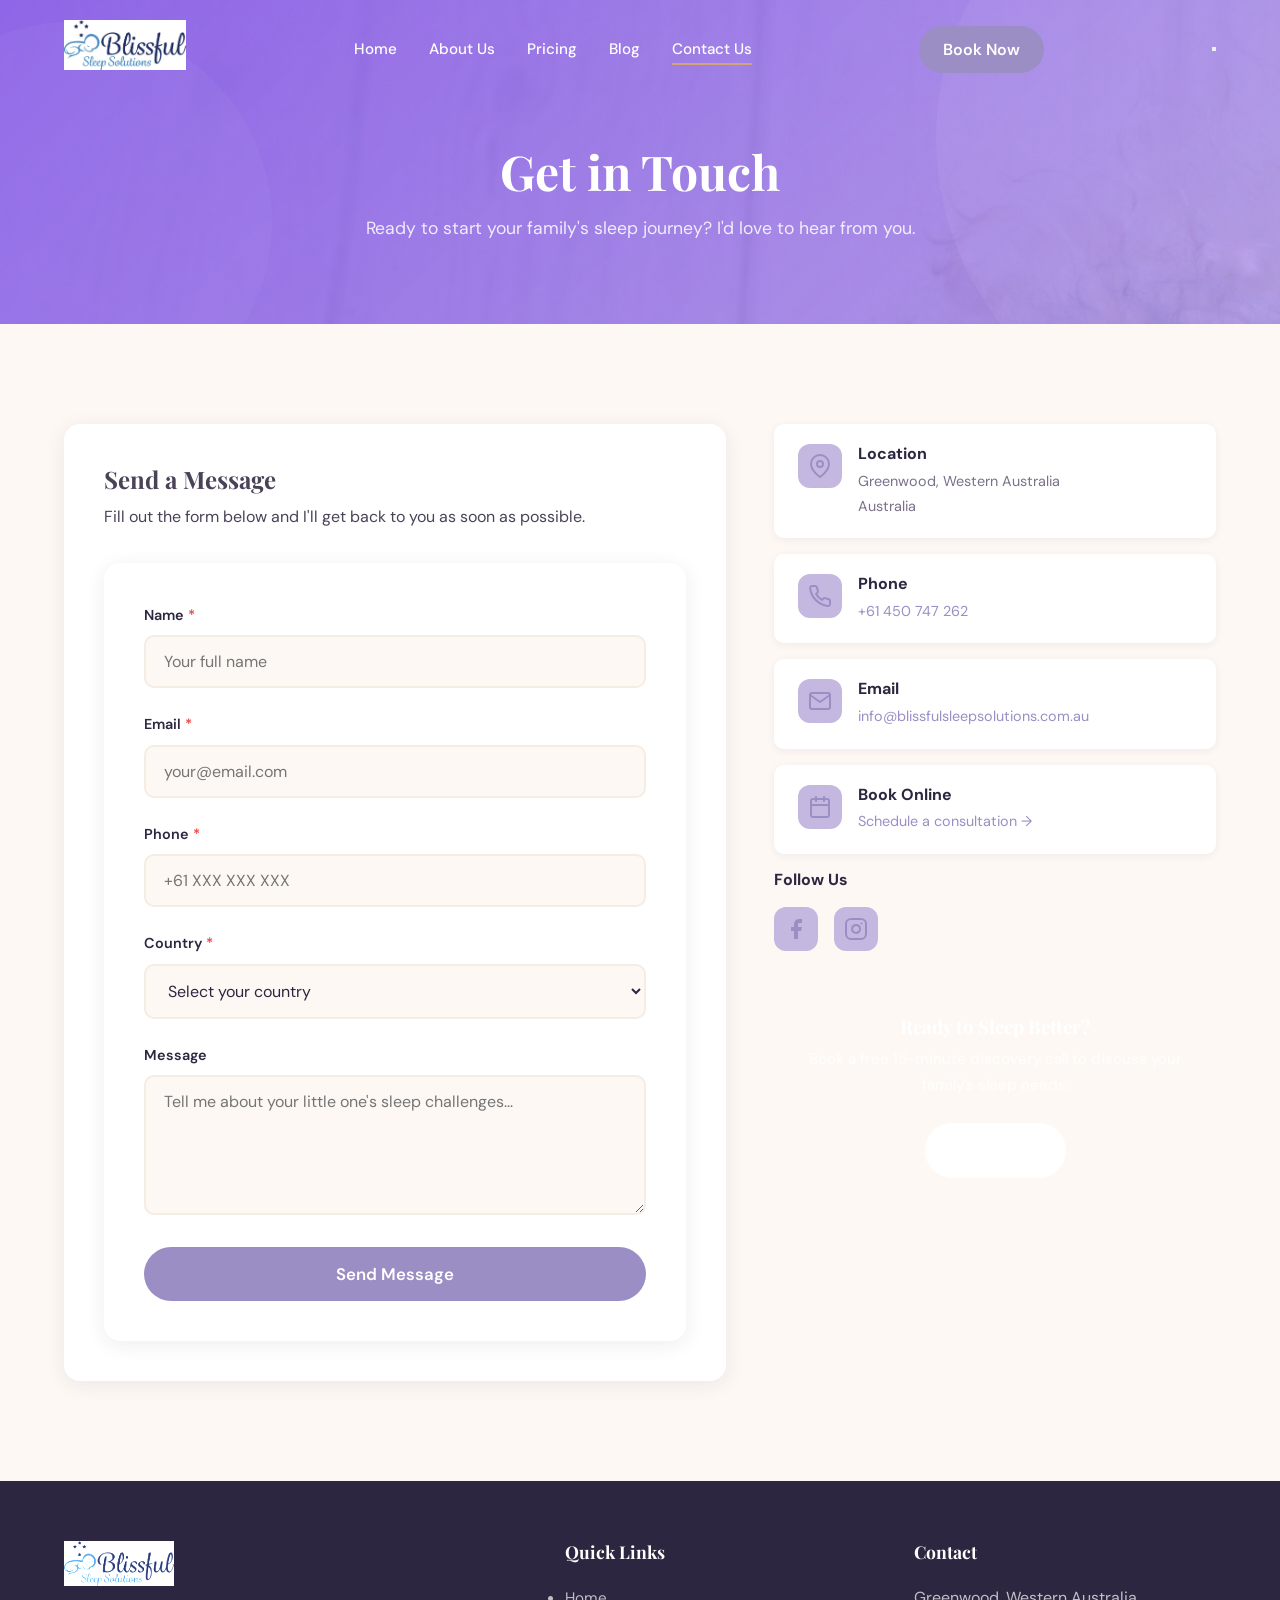
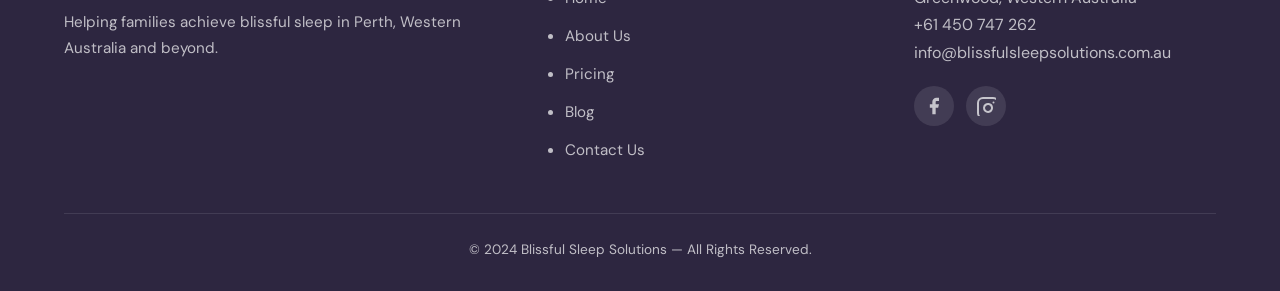
<file: contact.html>
<!DOCTYPE html>
<html lang="en">
<head>
  <meta charset="UTF-8">
  <meta name="viewport" content="width=device-width, initial-scale=1.0">
  <title>Get in Touch — Blissful Sleep Solutions</title>
  <meta name="description" content="Contact Blissful Sleep Solutions for a consultation or to ask about our baby and child sleep services in Perth, Western Australia.">
  <meta property="og:title" content="Get in Touch — Blissful Sleep Solutions">
  <meta property="og:description" content="Ready to get your family sleeping better? Contact Leanne at Blissful Sleep Solutions today.">
  <meta property="og:image" content="images/logo.jpg">
  <meta property="og:type" content="website">
  <link rel="icon" href="images/logo.jpg" type="image/jpeg">
  <link rel="preconnect" href="https://fonts.googleapis.com">
  <link rel="preconnect" href="https://fonts.gstatic.com" crossorigin>
  <link href="https://fonts.googleapis.com/css2?family=DM+Sans:wght@400;500;600;700&family=Playfair+Display:wght@400;500;600;700&display=swap" rel="stylesheet">
  <link rel="stylesheet" href="styles.css">
</head>
<body>

  <!-- Nav Overlay -->
  <div class="nav-overlay"></div>

  <!-- Navigation -->
  <nav class="navbar">
    <div class="container">
      <a href="index.html" class="nav-logo">
        <img src="images/logo.jpg" alt="Blissful Sleep Solutions">
      </a>
      <ul class="nav-links">
        <li><a href="index.html">Home</a></li>
        <li><a href="about.html">About Us</a></li>
        <li><a href="pricing.html">Pricing</a></li>
        <li><a href="blog.html">Blog</a></li>
        <li><a href="contact.html" class="active">Contact Us</a></li>
      </ul>
      <a href="https://calendly.com/blissfulsleepsolutions" target="_blank" class="btn btn-primary nav-cta">Book Now</a>
      <button class="nav-toggle" aria-label="Toggle menu">
        <span></span><span></span><span></span>
      </button>
    </div>
  </nav>

  <!-- Page Hero -->
  <section class="page-hero" style="background-image: linear-gradient(135deg, rgba(139,92,246,0.85), rgba(167,139,250,0.7)), url('images/hero.jpg');">
    <div class="container">
      <h1 class="animate-fade-up">Get in Touch</h1>
      <p class="hero-subtitle animate-fade-up" style="animation-delay: 0.15s;">Ready to start your family's sleep journey? I'd love to hear from you.</p>
    </div>
  </section>

  <!-- Contact Section -->
  <section class="section" style="background: var(--cream);">
    <div class="container">
      <div class="contact-grid">

        <!-- Contact Form -->
        <div class="contact-form-wrapper animate-fade-up">
          <h2 style="font-family: 'Playfair Display', serif; color: var(--purple-dark); margin-bottom: 0.5rem;">Send a Message</h2>
          <p style="color: var(--text-muted); margin-bottom: 2rem;">Fill out the form below and I'll get back to you as soon as possible.</p>

          <div id="formSuccess" style="display:none;background:#d4edda;color:#155724;padding:2rem;border-radius:12px;margin-bottom:1.5rem;text-align:center;border:1px solid #c3e6cb">
            <div style="font-size:2rem;margin-bottom:0.5rem">✅</div>
            <strong style="font-size:1.1rem">Message sent successfully!</strong><br><br>
            Thanks for reaching out! Leanne will get back to you within 24 hours.<br>
            <small style="opacity:0.8">Check your spam folder if you don't hear back.</small>
          </div>
          <div id="formError" style="display:none;background:#f8d7da;color:#842029;padding:1.25rem;border-radius:12px;margin-bottom:1.5rem;border:1px solid #f5c6cb">
            <strong>❌ Message not sent</strong><br><br>
            Something went wrong on our end. Please try again, or contact Leanne directly:<br>
            <a href="mailto:info@blissfulsleepsolutions.com.au" style="color:#842029;font-weight:600">info@blissfulsleepsolutions.com.au</a> &nbsp;·&nbsp;
            <a href="tel:+61450747262" style="color:#842029;font-weight:600">+61 450 747 262</a>
          </div>

          <form class="contact-form" id="contactForm">
            <div class="form-group">
              <label for="name">Name <span class="required">*</span></label>
              <input type="text" id="name" name="name" required placeholder="Your full name">
            </div>

            <div class="form-group">
              <label for="email">Email <span class="required">*</span></label>
              <input type="email" id="email" name="email" required placeholder="your@email.com">
            </div>

            <div class="form-group">
              <label for="phone">Phone <span class="required">*</span></label>
              <input type="tel" id="phone" name="phone" required placeholder="+61 XXX XXX XXX">
            </div>

            <div class="form-group">
              <label for="country">Country <span class="required">*</span></label>
              <select id="country" name="country" required>
                <option value="" disabled selected>Select your country</option>
                <option value="Australia">Australia</option>
                <option value="New Zealand">New Zealand</option>
                <option value="United Kingdom">United Kingdom</option>
                <option value="United States">United States</option>
                <option value="Canada">Canada</option>
                <option value="Singapore">Singapore</option>
                <option value="Other">Other</option>
              </select>
            </div>

            <div class="form-group">
              <label for="message">Message</label>
              <textarea id="message" name="message" rows="5" placeholder="Tell me about your little one's sleep challenges..."></textarea>
            </div>

            <button type="submit" id="submitBtn" class="btn btn-primary" style="width: 100%; justify-content: center; font-size: 1.05rem; padding: 1rem 2rem;">Send Message</button>
          </form>

          <script>
            document.getElementById('contactForm').addEventListener('submit', async function(e) {
              e.preventDefault();
              const btn = document.getElementById('submitBtn');
              const successEl = document.getElementById('formSuccess');
              const errorEl = document.getElementById('formError');
              btn.textContent = 'Sending…';
              btn.disabled = true;
              errorEl.style.display = 'none';

              const payload = {
                name: document.getElementById('name').value,
                email: document.getElementById('email').value,
                phone: document.getElementById('phone').value,
                country: document.getElementById('country').value,
                message: document.getElementById('message').value,
              };

              try {
                const res = await fetch('https://kouembkldbpdbhzeaoth.supabase.co/functions/v1/contact-form', {
                  method: 'POST',
                  headers: { 'Content-Type': 'application/json' },
                  body: JSON.stringify(payload),
                });
                const data = await res.json();
                if (res.ok && data.success) {
                  this.style.display = 'none';
                  successEl.style.display = 'block';
                } else {
                  throw new Error(data.error || 'Form error');
                }
              } catch (err) {
                errorEl.style.display = 'block';
                btn.textContent = 'Send Message';
                btn.disabled = false;
              }
            });
          </script>
        </div>

        <!-- Contact Info Sidebar -->
        <div class="contact-info animate-fade-up" style="animation-delay: 0.15s;">

          <div class="info-card">
            <div class="info-icon">
              <svg width="24" height="24" fill="none" stroke="currentColor" stroke-width="2" stroke-linecap="round" stroke-linejoin="round"><path d="M21 10c0 7-9 13-9 13s-9-6-9-13a9 9 0 0 1 18 0z"/><circle cx="12" cy="10" r="3"/></svg>
            </div>
            <div>
              <h3>Location</h3>
              <p>Greenwood, Western Australia<br>Australia</p>
            </div>
          </div>

          <div class="info-card">
            <div class="info-icon">
              <svg width="24" height="24" fill="none" stroke="currentColor" stroke-width="2" stroke-linecap="round" stroke-linejoin="round"><path d="M22 16.92v3a2 2 0 0 1-2.18 2 19.79 19.79 0 0 1-8.63-3.07 19.5 19.5 0 0 1-6-6 19.79 19.79 0 0 1-3.07-8.67A2 2 0 0 1 4.11 2h3a2 2 0 0 1 2 1.72 12.84 12.84 0 0 0 .7 2.81 2 2 0 0 1-.45 2.11L8.09 9.91a16 16 0 0 0 6 6l1.27-1.27a2 2 0 0 1 2.11-.45 12.84 12.84 0 0 0 2.81.7A2 2 0 0 1 22 16.92z"/></svg>
            </div>
            <div>
              <h3>Phone</h3>
              <p><a href="tel:+61450747262">+61 450 747 262</a></p>
            </div>
          </div>

          <div class="info-card">
            <div class="info-icon">
              <svg width="24" height="24" fill="none" stroke="currentColor" stroke-width="2" stroke-linecap="round" stroke-linejoin="round"><path d="M4 4h16c1.1 0 2 .9 2 2v12c0 1.1-.9 2-2 2H4c-1.1 0-2-.9-2-2V6c0-1.1.9-2 2-2z"/><polyline points="22,6 12,13 2,6"/></svg>
            </div>
            <div>
              <h3>Email</h3>
              <p><a href="mailto:info@blissfulsleepsolutions.com.au">info@blissfulsleepsolutions.com.au</a></p>
            </div>
          </div>

          <div class="info-card">
            <div class="info-icon">
              <svg width="24" height="24" fill="none" stroke="currentColor" stroke-width="2" stroke-linecap="round" stroke-linejoin="round"><rect x="3" y="4" width="18" height="18" rx="2" ry="2"/><line x1="16" y1="2" x2="16" y2="6"/><line x1="8" y1="2" x2="8" y2="6"/><line x1="3" y1="10" x2="21" y2="10"/></svg>
            </div>
            <div>
              <h3>Book Online</h3>
              <p><a href="https://calendly.com/blissfulsleepsolutions" target="_blank">Schedule a consultation →</a></p>
            </div>
          </div>

          <div class="social-links-contact">
            <h3 style="margin-bottom: 1rem;">Follow Us</h3>
            <div style="display: flex; gap: 1rem;">
              <a href="https://www.facebook.com/812898538879275" target="_blank" class="social-icon-link" aria-label="Facebook">
                <svg width="24" height="24" fill="currentColor" viewBox="0 0 24 24"><path d="M18 2h-3a5 5 0 00-5 5v3H7v4h3v8h4v-8h3l1-4h-4V7a1 1 0 011-1h3z"/></svg>
              </a>
              <a href="https://www.instagram.com/blissfulsleepsolutions" target="_blank" class="social-icon-link" aria-label="Instagram">
                <svg width="24" height="24" fill="none" stroke="currentColor" stroke-width="2" stroke-linecap="round" stroke-linejoin="round"><rect x="2" y="2" width="20" height="20" rx="5" ry="5"/><path d="M16 11.37A4 4 0 1112.63 8 4 4 0 0116 11.37z"/><line x1="17.5" y1="6.5" x2="17.51" y2="6.5"/></svg>
              </a>
            </div>
          </div>

          <div class="cta-card" style="margin-top: 2rem; background: linear-gradient(135deg, var(--purple), var(--purple-light)); border-radius: 1rem; padding: 2rem; color: white; text-align: center;">
            <h3 style="color: white; margin-bottom: 0.5rem;">Ready to Sleep Better?</h3>
            <p style="opacity: 0.9; margin-bottom: 1.5rem; font-size: 0.95rem;">Book a free 15-minute discovery call to discuss your family's sleep needs.</p>
            <a href="https://calendly.com/blissfulsleepsolutions" target="_blank" class="btn" style="background: white; color: var(--purple); font-weight: 600;">Book Now</a>
          </div>

        </div>

      </div>
    </div>
  </section>

  <!-- Footer -->
  <footer class="footer">
    <div class="container">
      <div class="footer-grid">
        <div class="footer-brand">
          <img src="images/logo.jpg" alt="Blissful Sleep Solutions" class="footer-logo">
          <p>Helping families achieve blissful sleep in Perth, Western Australia and beyond.</p>
        </div>
        <div class="footer-links">
          <h4>Quick Links</h4>
          <ul>
            <li><a href="index.html">Home</a></li>
            <li><a href="about.html">About Us</a></li>
            <li><a href="pricing.html">Pricing</a></li>
            <li><a href="blog.html">Blog</a></li>
            <li><a href="contact.html">Contact Us</a></li>
          </ul>
        </div>
        <div class="footer-contact">
          <h4>Contact</h4>
          <p>Greenwood, Western Australia</p>
          <p><a href="tel:+61450747262">+61 450 747 262</a></p>
          <p><a href="mailto:info@blissfulsleepsolutions.com.au">info@blissfulsleepsolutions.com.au</a></p>
          <div class="footer-social">
            <a href="https://www.facebook.com/812898538879275" target="_blank" aria-label="Facebook">
              <svg width="20" height="20" fill="currentColor" viewBox="0 0 24 24"><path d="M18 2h-3a5 5 0 00-5 5v3H7v4h3v8h4v-8h3l1-4h-4V7a1 1 0 011-1h3z"/></svg>
            </a>
            <a href="https://www.instagram.com/blissfulsleepsolutions" target="_blank" aria-label="Instagram">
              <svg width="20" height="20" fill="none" stroke="currentColor" stroke-width="2" stroke-linecap="round" stroke-linejoin="round"><rect x="2" y="2" width="20" height="20" rx="5" ry="5"/><path d="M16 11.37A4 4 0 1112.63 8 4 4 0 0116 11.37z"/><line x1="17.5" y1="6.5" x2="17.51" y2="6.5"/></svg>
            </a>
          </div>
        </div>
      </div>
      <div class="footer-bottom">
        <p>&copy; 2024 Blissful Sleep Solutions &mdash; All Rights Reserved.</p>
      </div>
    </div>
  </footer>

  <!-- Back to Top -->
  <button class="back-to-top" aria-label="Back to top">
    <svg width="20" height="20" fill="none" stroke="currentColor" stroke-width="2.5" stroke-linecap="round" stroke-linejoin="round"><polyline points="18 15 12 9 6 15"/></svg>
  </button>

  <script src="script.js"></script>
</body>
</html>
</file>
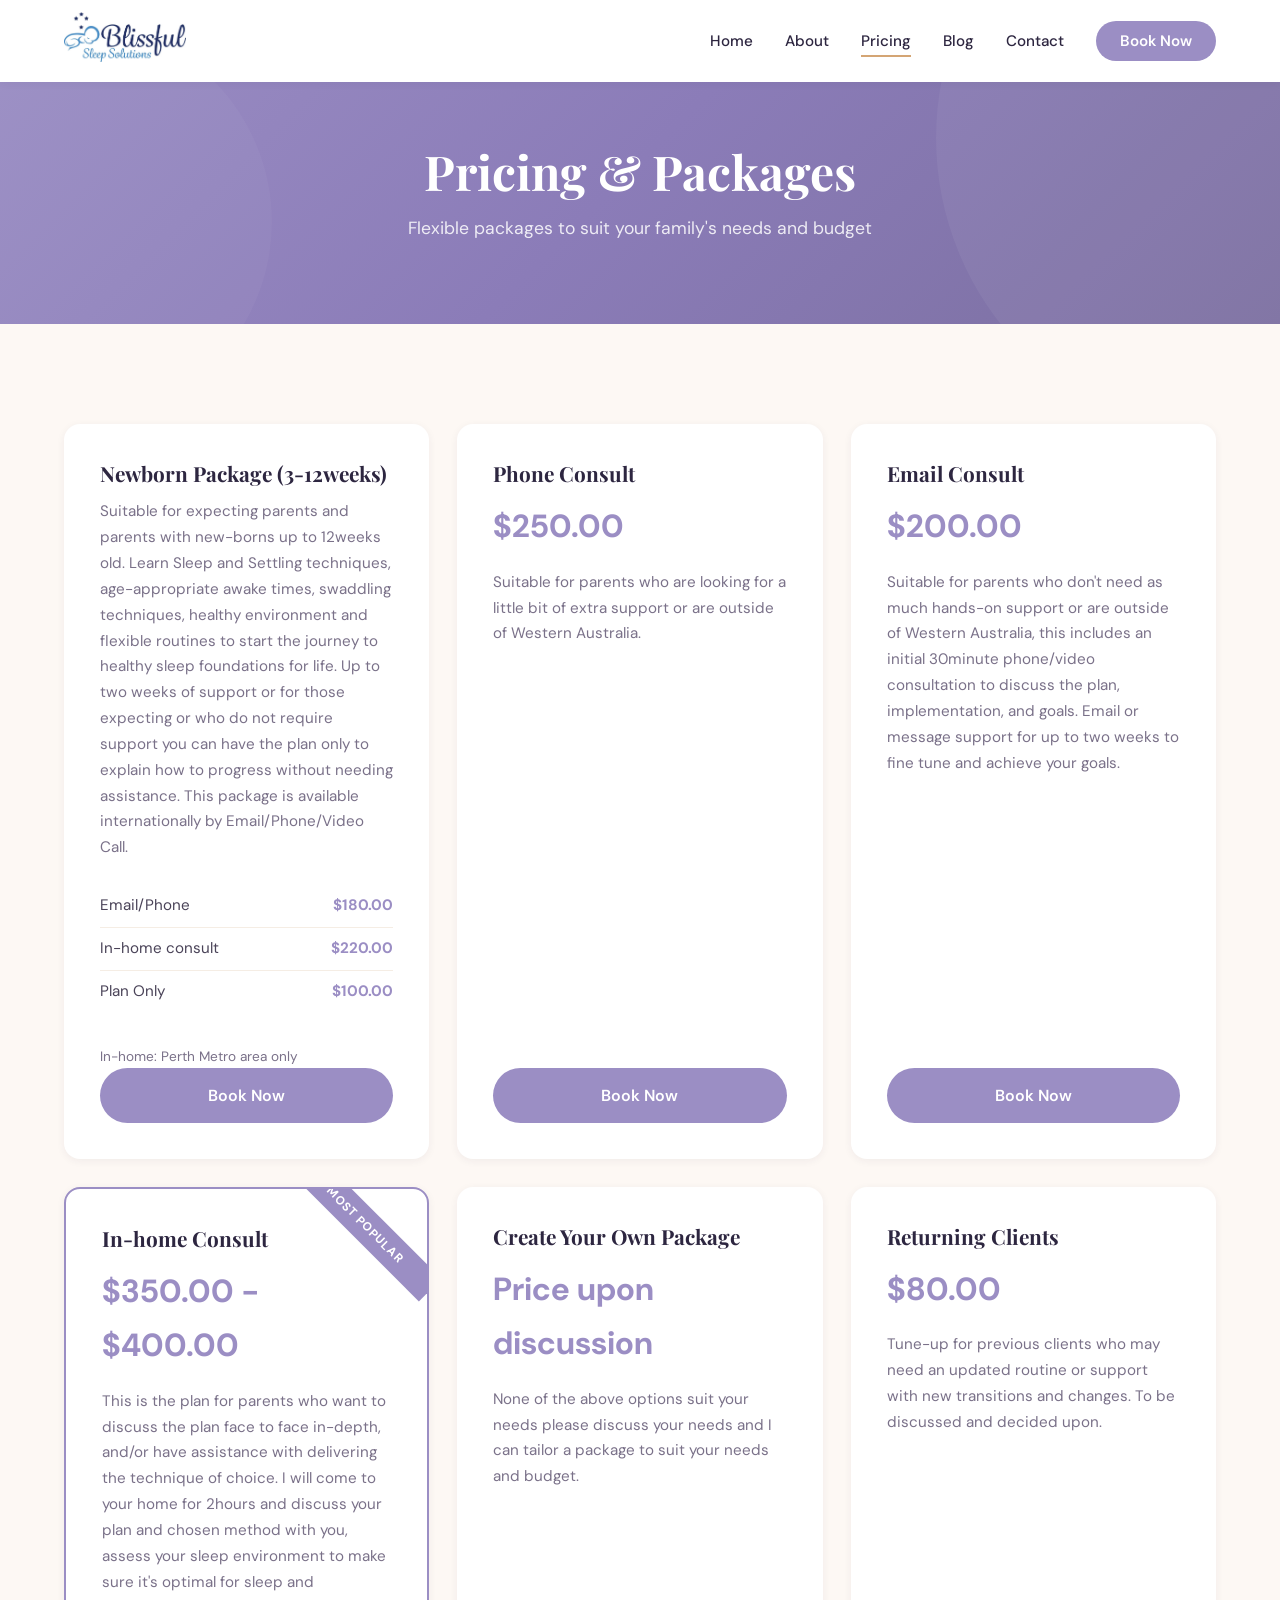
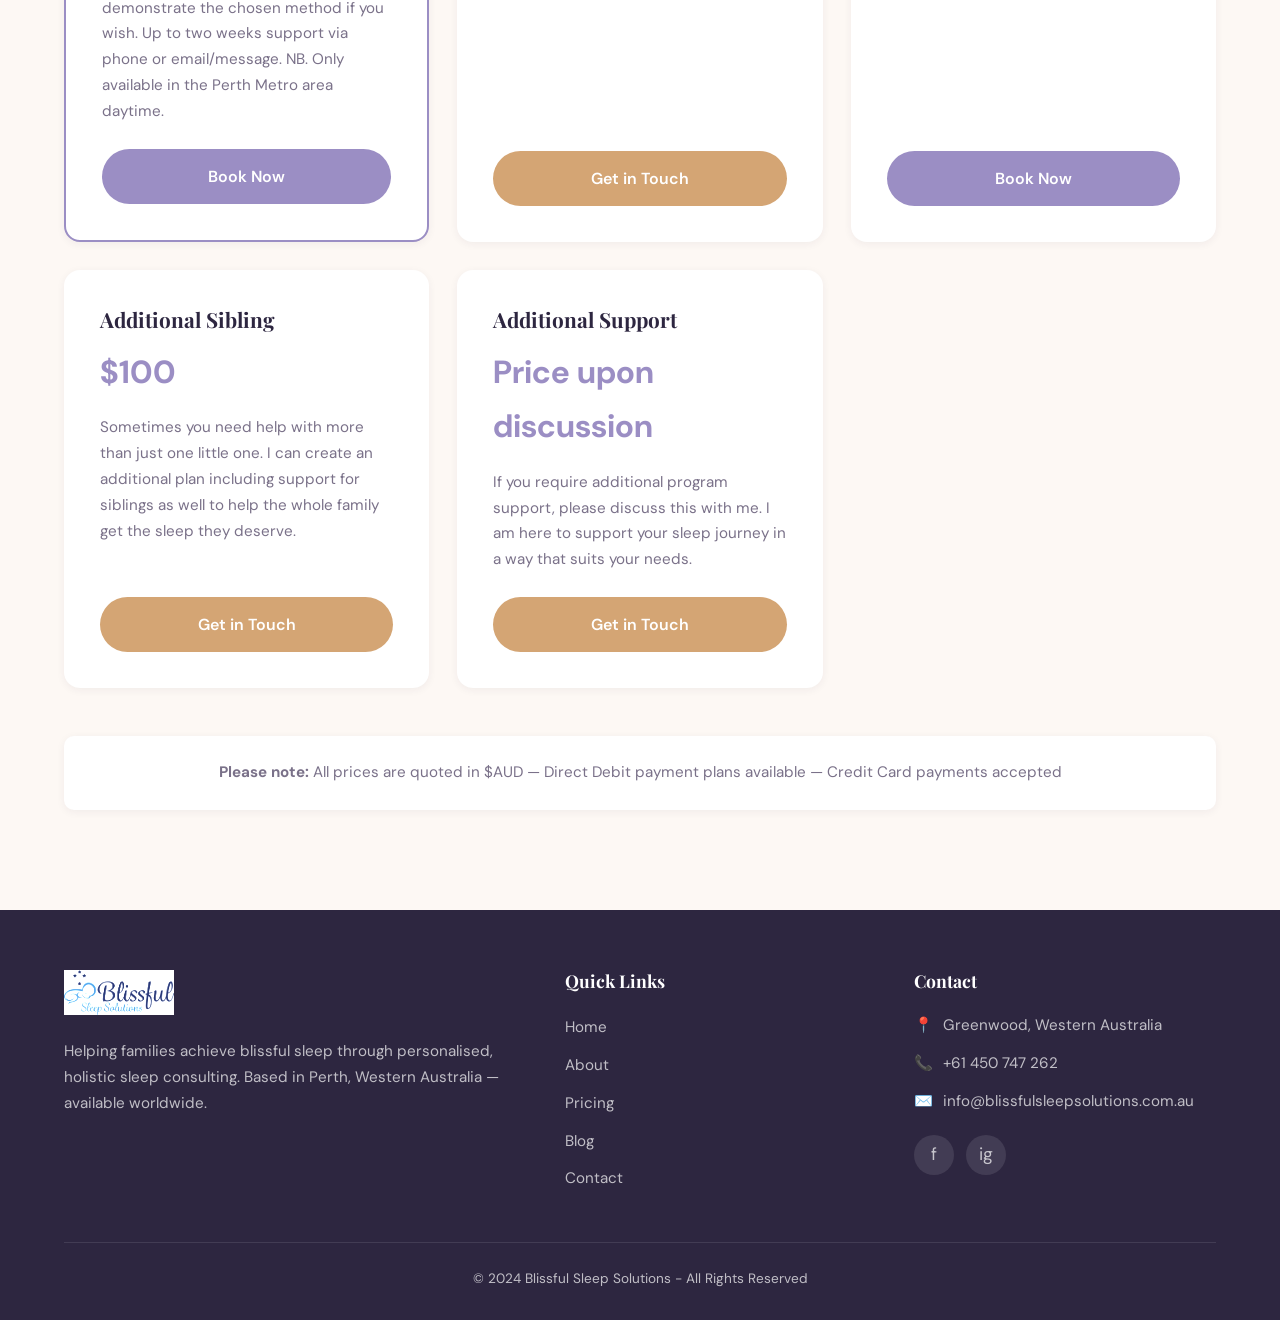
<file: pricing.html>
<!DOCTYPE html>
<html lang="en">
<head>
  <meta charset="UTF-8">
  <meta name="viewport" content="width=device-width, initial-scale=1.0">
  <title>Pricing & Packages — Blissful Sleep Solutions</title>
  <meta name="description" content="Sleep consulting packages and pricing from Blissful Sleep Solutions. Newborn, phone, email, and in-home consultations available in Perth WA and beyond.">
  <meta property="og:title" content="Pricing & Packages — Blissful Sleep Solutions">
  <meta property="og:description" content="Affordable sleep consulting packages for families. From $80 for returning clients to comprehensive in-home consultations.">
  <meta property="og:image" content="images/logo.jpg">
  <link rel="icon" href="images/logo.jpg" type="image/jpeg">
  <link rel="preconnect" href="https://fonts.googleapis.com">
  <link rel="preconnect" href="https://fonts.gstatic.com" crossorigin>
  <link href="https://fonts.googleapis.com/css2?family=DM+Sans:wght@400;500;600;700&family=Playfair+Display:wght@400;500;600;700&display=swap" rel="stylesheet">
  <link rel="stylesheet" href="styles.css">
</head>
<body>

  <div class="nav-overlay"></div>

  <nav class="navbar inner-nav">
    <div class="container">
      <a href="index.html" class="nav-logo">
        <img src="images/logo.jpg" alt="Blissful Sleep Solutions">
      </a>
      <ul class="nav-links">
        <li><a href="index.html">Home</a></li>
        <li><a href="about.html">About</a></li>
        <li><a href="pricing.html">Pricing</a></li>
        <li><a href="blog.html">Blog</a></li>
        <li><a href="contact.html">Contact</a></li>
        <li><a href="https://calendly.com/blissfulsleepsolutions" target="_blank" rel="noopener" class="nav-cta">Book Now</a></li>
      </ul>
      <button class="hamburger" aria-label="Toggle menu">
        <span></span><span></span><span></span>
      </button>
    </div>
  </nav>

  <section class="page-hero">
    <h1>Pricing &amp; Packages</h1>
    <p>Flexible packages to suit your family's needs and budget</p>
  </section>

  <section class="section">
    <div class="container">
      <div class="pricing-grid">

        <!-- Newborn Package -->
        <div class="pricing-card fade-in">
          <h3>Newborn Package (3-12weeks)</h3>
          <p class="pricing-desc">Suitable for expecting parents and parents with new-borns up to 12weeks old. Learn Sleep and Settling techniques, age-appropriate awake times, swaddling techniques, healthy environment and flexible routines to start the journey to healthy sleep foundations for life. Up to two weeks of support or for those expecting or who do not require support you can have the plan only to explain how to progress without needing assistance. This package is available internationally by Email/Phone/Video Call.</p>
          <ul class="pricing-options">
            <li>Email/Phone <span class="price-tag">$180.00</span></li>
            <li>In-home consult <span class="price-tag">$220.00</span></li>
            <li>Plan Only <span class="price-tag">$100.00</span></li>
          </ul>
          <p class="pricing-sub">In-home: Perth Metro area only</p>
          <a href="https://calendly.com/blissfulsleepsolutions" target="_blank" rel="noopener" class="btn btn-primary" style="width: 100%; justify-content: center; margin-top: auto;">Book Now</a>
        </div>

        <!-- Phone Consult -->
        <div class="pricing-card fade-in fade-in-delay-1">
          <h3>Phone Consult</h3>
          <div class="pricing-price">$250.00</div>
          <p class="pricing-desc">Suitable for parents who are looking for a little bit of extra support or are outside of Western Australia.</p>
          <a href="https://calendly.com/blissfulsleepsolutions" target="_blank" rel="noopener" class="btn btn-primary" style="width: 100%; justify-content: center; margin-top: auto;">Book Now</a>
        </div>

        <!-- Email Consult -->
        <div class="pricing-card fade-in fade-in-delay-2">
          <h3>Email Consult</h3>
          <div class="pricing-price">$200.00</div>
          <p class="pricing-desc">Suitable for parents who don't need as much hands-on support or are outside of Western Australia, this includes an initial 30minute phone/video consultation to discuss the plan, implementation, and goals. Email or message support for up to two weeks to fine tune and achieve your goals.</p>
          <a href="https://calendly.com/blissfulsleepsolutions" target="_blank" rel="noopener" class="btn btn-primary" style="width: 100%; justify-content: center; margin-top: auto;">Book Now</a>
        </div>

        <!-- In-home Consult (POPULAR) -->
        <div class="pricing-card popular fade-in">
          <div class="popular-badge">Most Popular</div>
          <h3>In-home Consult</h3>
          <div class="pricing-price">$350.00 - $400.00</div>
          <p class="pricing-desc">This is the plan for parents who want to discuss the plan face to face in-depth, and/or have assistance with delivering the technique of choice. I will come to your home for 2hours and discuss your plan and chosen method with you, assess your sleep environment to make sure it's optimal for sleep and demonstrate the chosen method if you wish. Up to two weeks support via phone or email/message. NB. Only available in the Perth Metro area daytime.</p>
          <a href="https://calendly.com/blissfulsleepsolutions" target="_blank" rel="noopener" class="btn btn-primary" style="width: 100%; justify-content: center; margin-top: auto;">Book Now</a>
        </div>

        <!-- Create Your Own -->
        <div class="pricing-card fade-in fade-in-delay-1">
          <h3>Create Your Own Package</h3>
          <div class="pricing-price">Price upon discussion</div>
          <p class="pricing-desc">None of the above options suit your needs please discuss your needs and I can tailor a package to suit your needs and budget.</p>
          <a href="contact.html" class="btn btn-gold" style="width: 100%; justify-content: center; margin-top: auto;">Get in Touch</a>
        </div>

        <!-- Returning Clients -->
        <div class="pricing-card fade-in fade-in-delay-2">
          <h3>Returning Clients</h3>
          <div class="pricing-price">$80.00</div>
          <p class="pricing-desc">Tune-up for previous clients who may need an updated routine or support with new transitions and changes. To be discussed and decided upon.</p>
          <a href="https://calendly.com/blissfulsleepsolutions" target="_blank" rel="noopener" class="btn btn-primary" style="width: 100%; justify-content: center; margin-top: auto;">Book Now</a>
        </div>

        <!-- Additional Sibling -->
        <div class="pricing-card fade-in">
          <h3>Additional Sibling</h3>
          <div class="pricing-price">$100</div>
          <p class="pricing-desc">Sometimes you need help with more than just one little one. I can create an additional plan including support for siblings as well to help the whole family get the sleep they deserve.</p>
          <a href="contact.html" class="btn btn-gold" style="width: 100%; justify-content: center; margin-top: auto;">Get in Touch</a>
        </div>

        <!-- Additional Support -->
        <div class="pricing-card fade-in fade-in-delay-1">
          <h3>Additional Support</h3>
          <div class="pricing-price">Price upon discussion</div>
          <p class="pricing-desc">If you require additional program support, please discuss this with me. I am here to support your sleep journey in a way that suits your needs.</p>
          <a href="contact.html" class="btn btn-gold" style="width: 100%; justify-content: center; margin-top: auto;">Get in Touch</a>
        </div>

      </div>

      <div class="pricing-note fade-in">
        <strong>Please note:</strong> All prices are quoted in $AUD — Direct Debit payment plans available — Credit Card payments accepted
      </div>
    </div>
  </section>

  <!-- Footer -->
  <footer class="footer">
    <div class="container">
      <div class="footer-grid">
        <div class="footer-brand">
          <img src="images/logo.jpg" alt="Blissful Sleep Solutions">
          <p>Helping families achieve blissful sleep through personalised, holistic sleep consulting. Based in Perth, Western Australia — available worldwide.</p>
        </div>
        <div>
          <h4>Quick Links</h4>
          <ul class="footer-links">
            <li><a href="index.html">Home</a></li>
            <li><a href="about.html">About</a></li>
            <li><a href="pricing.html">Pricing</a></li>
            <li><a href="blog.html">Blog</a></li>
            <li><a href="contact.html">Contact</a></li>
          </ul>
        </div>
        <div>
          <h4>Contact</h4>
          <div class="footer-contact-item"><span class="icon">📍</span> Greenwood, Western Australia</div>
          <div class="footer-contact-item"><span class="icon">📞</span> <a href="tel:+61450747262" style="color: inherit;">+61 450 747 262</a></div>
          <div class="footer-contact-item"><span class="icon">✉️</span> <a href="mailto:info@blissfulsleepsolutions.com.au" style="color: inherit;">info@blissfulsleepsolutions.com.au</a></div>
          <div class="footer-social">
            <a href="https://www.facebook.com/812898538879275" target="_blank" rel="noopener" aria-label="Facebook">f</a>
            <a href="https://www.instagram.com/blissfulsleepsolutions" target="_blank" rel="noopener" aria-label="Instagram">ig</a>
          </div>
        </div>
      </div>
      <div class="footer-bottom">&copy; 2024 Blissful Sleep Solutions - All Rights Reserved</div>
    </div>
  </footer>

  <button class="back-to-top" aria-label="Back to top">↑</button>
  <script src="script.js"></script>
</body>
</html>
</file>
<file: styles.css>
/* ===== BASE & VARIABLES ===== */
:root {
  --lavender: #9B8EC4;
  --lavender-light: #C4B8E0;
  --lavender-dark: #7B6FA0;
  --cream: #FDF8F4;
  --cream-dark: #F5EDE4;
  --gold: #D4A574;
  --gold-light: #E8C9A0;
  --dusty-rose: #D4A0A0;
  --text-dark: #2D2640;
  --text-body: #4A4358;
  --text-light: #7A7189;
  --white: #FFFFFF;
  --shadow-sm: 0 2px 8px rgba(45, 38, 64, 0.06);
  --shadow-md: 0 4px 20px rgba(45, 38, 64, 0.08);
  --shadow-lg: 0 8px 40px rgba(45, 38, 64, 0.12);
  --radius: 16px;
  --radius-sm: 10px;
  --transition: 0.3s cubic-bezier(0.4, 0, 0.2, 1);
}

*, *::before, *::after {
  margin: 0;
  padding: 0;
  box-sizing: border-box;
}

html {
  scroll-behavior: smooth;
  font-size: 16px;
}

body {
  font-family: 'DM Sans', sans-serif;
  color: var(--text-body);
  background: var(--cream);
  line-height: 1.7;
  overflow-x: hidden;
}

h1, h2, h3, h4, h5, h6 {
  font-family: 'Playfair Display', serif;
  color: var(--text-dark);
  line-height: 1.3;
}

a {
  text-decoration: none;
  color: inherit;
  transition: color var(--transition);
}

img {
  max-width: 100%;
  height: auto;
}

.container {
  max-width: 1200px;
  margin: 0 auto;
  padding: 0 24px;
}

/* ===== NAVIGATION ===== */
.navbar {
  position: fixed;
  top: 0;
  left: 0;
  right: 0;
  z-index: 1000;
  padding: 20px 0;
  transition: all var(--transition);
  background: transparent;
}

.navbar.scrolled {
  background: rgba(255, 255, 255, 0.97);
  backdrop-filter: blur(20px);
  padding: 12px 0;
  box-shadow: var(--shadow-sm);
}

.navbar .container {
  display: flex;
  align-items: center;
  justify-content: space-between;
}

.nav-logo img {
  height: 50px;
  transition: height var(--transition);
}

.navbar.scrolled .nav-logo img {
  height: 40px;
}

.nav-links {
  display: flex;
  align-items: center;
  gap: 32px;
  list-style: none;
}

.nav-links a {
  font-size: 0.95rem;
  font-weight: 500;
  color: var(--white);
  position: relative;
  padding: 4px 0;
}

.navbar.scrolled .nav-links a {
  color: var(--text-dark);
}

.nav-links a::after {
  content: '';
  position: absolute;
  bottom: -2px;
  left: 0;
  width: 0;
  height: 2px;
  background: var(--gold);
  transition: width var(--transition);
}

.nav-links a:hover::after,
.nav-links a.active::after {
  width: 100%;
}

.nav-cta {
  background: var(--lavender) !important;
  color: var(--white) !important;
  padding: 10px 24px !important;
  border-radius: 50px !important;
  font-weight: 600 !important;
  transition: all var(--transition) !important;
  border: none;
}

.nav-cta:hover {
  background: var(--lavender-dark) !important;
  transform: translateY(-2px);
  box-shadow: 0 4px 15px rgba(155, 142, 196, 0.4);
}

.nav-cta::after {
  display: none !important;
}

.hamburger {
  display: none;
  flex-direction: column;
  gap: 5px;
  cursor: pointer;
  background: none;
  border: none;
  padding: 5px;
}

.hamburger span {
  width: 28px;
  height: 2.5px;
  background: var(--white);
  border-radius: 2px;
  transition: all var(--transition);
}

.navbar.scrolled .hamburger span {
  background: var(--text-dark);
}

/* Inner pages nav (no hero behind it) */
.navbar.inner-nav {
  background: var(--white);
  padding: 12px 0;
  box-shadow: var(--shadow-sm);
}

.navbar.inner-nav .nav-links a {
  color: var(--text-dark);
}

.navbar.inner-nav .hamburger span {
  background: var(--text-dark);
}

/* ===== HERO ===== */
.hero {
  position: relative;
  min-height: 100vh;
  display: flex;
  align-items: center;
  overflow: hidden;
}

.hero-bg {
  position: absolute;
  inset: 0;
  background-size: cover;
  background-position: center;
  background-repeat: no-repeat;
}

.hero-bg::after {
  content: '';
  position: absolute;
  inset: 0;
  background: linear-gradient(135deg, rgba(45, 38, 64, 0.75) 0%, rgba(155, 142, 196, 0.55) 100%);
}

.hero-content {
  position: relative;
  z-index: 2;
  max-width: 700px;
  padding: 120px 0 80px;
}

.hero h1 {
  font-size: clamp(2.2rem, 5vw, 3.5rem);
  color: var(--white);
  margin-bottom: 24px;
  font-weight: 700;
}

.hero p {
  font-size: 1.1rem;
  color: rgba(255, 255, 255, 0.9);
  margin-bottom: 16px;
  line-height: 1.8;
}

.hero-phone {
  font-size: 1.15rem;
  color: var(--gold-light);
  font-weight: 600;
  margin-bottom: 32px;
  display: flex;
  align-items: center;
  gap: 8px;
}

.hero-buttons {
  display: flex;
  gap: 16px;
  flex-wrap: wrap;
}

/* ===== BUTTONS ===== */
.btn {
  display: inline-flex;
  align-items: center;
  gap: 8px;
  padding: 14px 32px;
  border-radius: 50px;
  font-family: 'DM Sans', sans-serif;
  font-size: 1rem;
  font-weight: 600;
  cursor: pointer;
  border: none;
  transition: all var(--transition);
}

.btn-primary {
  background: var(--lavender);
  color: var(--white);
}

.btn-primary:hover {
  background: var(--lavender-dark);
  transform: translateY(-2px);
  box-shadow: 0 6px 20px rgba(155, 142, 196, 0.4);
}

.btn-secondary {
  background: transparent;
  color: var(--white);
  border: 2px solid rgba(255, 255, 255, 0.5);
}

.btn-secondary:hover {
  background: rgba(255, 255, 255, 0.15);
  border-color: var(--white);
  transform: translateY(-2px);
}

.btn-gold {
  background: var(--gold);
  color: var(--white);
}

.btn-gold:hover {
  background: #c09460;
  transform: translateY(-2px);
  box-shadow: 0 6px 20px rgba(212, 165, 116, 0.4);
}

/* ===== SECTIONS ===== */
.section {
  padding: 100px 0;
}

.section-header {
  text-align: center;
  margin-bottom: 60px;
}

.section-header h2 {
  font-size: clamp(1.8rem, 3.5vw, 2.8rem);
  margin-bottom: 16px;
}

.section-header p {
  font-size: 1.1rem;
  color: var(--text-light);
  max-width: 600px;
  margin: 0 auto;
}

.section-label {
  display: inline-block;
  font-size: 0.85rem;
  font-weight: 600;
  text-transform: uppercase;
  letter-spacing: 2px;
  color: var(--lavender);
  margin-bottom: 12px;
}

/* ===== TESTIMONIALS ===== */
.testimonials-section {
  background: var(--white);
}

.testimonial-grid {
  display: grid;
  grid-template-columns: repeat(3, 1fr);
  gap: 28px;
}

.testimonial-card {
  background: var(--cream);
  border-radius: var(--radius);
  padding: 32px;
  transition: all var(--transition);
  position: relative;
  opacity: 0;
  transform: translateY(30px);
}

.testimonial-card.visible {
  opacity: 1;
  transform: translateY(0);
}

.testimonial-card:hover {
  transform: translateY(-6px);
  box-shadow: var(--shadow-lg);
}

.testimonial-card::before {
  content: '\201C';
  font-family: 'Playfair Display', serif;
  font-size: 4rem;
  color: var(--lavender-light);
  position: absolute;
  top: 16px;
  left: 24px;
  line-height: 1;
  opacity: 0.5;
}

.testimonial-stars {
  color: var(--gold);
  font-size: 0.9rem;
  margin-bottom: 16px;
  letter-spacing: 2px;
}

.testimonial-text {
  font-size: 0.95rem;
  line-height: 1.7;
  color: var(--text-body);
  margin-bottom: 20px;
  position: relative;
  z-index: 1;
}

.testimonial-author {
  font-weight: 700;
  color: var(--text-dark);
  font-size: 0.95rem;
}

/* ===== BLOG TEASER ===== */
.blog-teaser {
  background: linear-gradient(135deg, var(--lavender) 0%, var(--lavender-dark) 100%);
  color: var(--white);
}

.blog-teaser .section-label {
  color: var(--gold-light);
}

.blog-teaser h2 {
  color: var(--white);
}

.blog-teaser-content {
  max-width: 700px;
  margin: 0 auto;
  text-align: center;
}

.blog-teaser-content p {
  font-size: 1.1rem;
  line-height: 1.8;
  opacity: 0.9;
  margin-bottom: 32px;
}

/* ===== PAGE HERO (inner pages) ===== */
.page-hero {
  padding: 140px 0 80px;
  background: linear-gradient(135deg, var(--lavender) 0%, #8B7CB8 50%, var(--lavender-dark) 100%);
  text-align: center;
  position: relative;
  overflow: hidden;
}

.page-hero::before {
  content: '';
  position: absolute;
  top: -50%;
  right: -20%;
  width: 600px;
  height: 600px;
  border-radius: 50%;
  background: rgba(255, 255, 255, 0.05);
}

.page-hero::after {
  content: '';
  position: absolute;
  bottom: -30%;
  left: -10%;
  width: 400px;
  height: 400px;
  border-radius: 50%;
  background: rgba(255, 255, 255, 0.03);
}

.page-hero h1 {
  color: var(--white);
  font-size: clamp(2rem, 4vw, 3rem);
  position: relative;
  z-index: 1;
}

.page-hero p {
  color: rgba(255, 255, 255, 0.85);
  font-size: 1.1rem;
  margin-top: 12px;
  position: relative;
  z-index: 1;
}

/* ===== ABOUT ===== */
.about-content {
  display: grid;
  grid-template-columns: 1fr 1.2fr;
  gap: 60px;
  align-items: start;
}

.about-image {
  border-radius: var(--radius);
  overflow: hidden;
  box-shadow: var(--shadow-lg);
  position: relative;
}

.about-image img {
  width: 100%;
  height: 500px;
  object-fit: cover;
}

.about-image::after {
  content: '';
  position: absolute;
  inset: 0;
  border-radius: var(--radius);
  border: 3px solid var(--lavender-light);
  opacity: 0.3;
}

.about-text h2 {
  font-size: 2rem;
  margin-bottom: 24px;
}

.about-text p {
  margin-bottom: 20px;
  font-size: 1.05rem;
}

.about-values {
  display: grid;
  grid-template-columns: repeat(3, 1fr);
  gap: 24px;
  margin-top: 48px;
}

.value-card {
  background: var(--white);
  border-radius: var(--radius-sm);
  padding: 28px;
  text-align: center;
  box-shadow: var(--shadow-sm);
  transition: all var(--transition);
}

.value-card:hover {
  transform: translateY(-4px);
  box-shadow: var(--shadow-md);
}

.value-icon {
  font-size: 2.2rem;
  margin-bottom: 12px;
}

.value-card h4 {
  font-size: 1.1rem;
  margin-bottom: 8px;
}

.value-card p {
  font-size: 0.9rem;
  color: var(--text-light);
}

/* ===== PRICING ===== */
.pricing-grid {
  display: grid;
  grid-template-columns: repeat(3, 1fr);
  gap: 28px;
}

.pricing-card {
  background: var(--white);
  border-radius: var(--radius);
  padding: 36px;
  box-shadow: var(--shadow-sm);
  transition: all var(--transition);
  position: relative;
  overflow: hidden;
  display: flex;
  flex-direction: column;
}

.pricing-card:hover {
  transform: translateY(-6px);
  box-shadow: var(--shadow-lg);
}

.pricing-card.popular {
  border: 2px solid var(--lavender);
  transform: scale(1.03);
}

.pricing-card.popular:hover {
  transform: scale(1.03) translateY(-6px);
}

.popular-badge {
  position: absolute;
  top: 20px;
  right: -30px;
  background: var(--lavender);
  color: var(--white);
  padding: 6px 40px;
  font-size: 0.75rem;
  font-weight: 700;
  text-transform: uppercase;
  letter-spacing: 1px;
  transform: rotate(45deg);
}

.pricing-card h3 {
  font-size: 1.3rem;
  margin-bottom: 12px;
}

.pricing-price {
  font-size: 2rem;
  font-weight: 700;
  color: var(--lavender);
  margin-bottom: 16px;
  font-family: 'DM Sans', sans-serif;
}

.pricing-price span {
  font-size: 0.9rem;
  color: var(--text-light);
  font-weight: 400;
}

.pricing-desc {
  font-size: 0.95rem;
  color: var(--text-light);
  line-height: 1.7;
  margin-bottom: 24px;
  flex-grow: 1;
}

.pricing-sub {
  font-size: 0.85rem;
  color: var(--text-light);
  margin-top: 8px;
}

.pricing-options {
  list-style: none;
  margin-bottom: 24px;
}

.pricing-options li {
  padding: 8px 0;
  border-bottom: 1px solid var(--cream-dark);
  font-size: 0.95rem;
  display: flex;
  justify-content: space-between;
}

.pricing-options li:last-child {
  border-bottom: none;
}

.pricing-options .price-tag {
  font-weight: 700;
  color: var(--lavender);
}

.pricing-note {
  text-align: center;
  margin-top: 48px;
  padding: 24px;
  background: var(--white);
  border-radius: var(--radius-sm);
  color: var(--text-light);
  font-size: 0.95rem;
  box-shadow: var(--shadow-sm);
}

/* ===== CONTACT ===== */
.contact-grid {
  display: grid;
  grid-template-columns: 1.2fr 0.8fr;
  gap: 48px;
}

.contact-form {
  background: var(--white);
  padding: 40px;
  border-radius: var(--radius);
  box-shadow: var(--shadow-md);
}

.form-group {
  margin-bottom: 24px;
}

.form-group label {
  display: block;
  font-weight: 600;
  font-size: 0.9rem;
  color: var(--text-dark);
  margin-bottom: 8px;
}

.form-group input,
.form-group textarea,
.form-group select {
  width: 100%;
  padding: 14px 18px;
  border: 2px solid var(--cream-dark);
  border-radius: var(--radius-sm);
  font-family: 'DM Sans', sans-serif;
  font-size: 1rem;
  color: var(--text-dark);
  background: var(--cream);
  transition: border-color var(--transition);
  outline: none;
}

.form-group input:focus,
.form-group textarea:focus,
.form-group select:focus {
  border-color: var(--lavender);
}

.form-group textarea {
  resize: vertical;
  min-height: 140px;
}

.contact-sidebar {
  display: flex;
  flex-direction: column;
  gap: 24px;
}

.contact-info-card {
  background: var(--white);
  border-radius: var(--radius);
  padding: 32px;
  box-shadow: var(--shadow-sm);
}

.contact-info-card h3 {
  font-size: 1.3rem;
  margin-bottom: 20px;
}

.contact-detail {
  display: flex;
  align-items: flex-start;
  gap: 12px;
  margin-bottom: 16px;
  font-size: 0.95rem;
}

.contact-detail .icon {
  font-size: 1.2rem;
  color: var(--lavender);
  min-width: 24px;
  text-align: center;
}

.contact-detail a {
  color: var(--lavender);
}

.contact-detail a:hover {
  color: var(--lavender-dark);
}

.contact-map {
  background: linear-gradient(135deg, var(--lavender-light) 0%, var(--lavender) 100%);
  border-radius: var(--radius);
  padding: 32px;
  color: var(--white);
  text-align: center;
}

.contact-map h4 {
  color: var(--white);
  margin-bottom: 8px;
}

.contact-map p {
  opacity: 0.9;
  font-size: 0.95rem;
}

/* ===== CONTACT EXTRA ===== */
.contact-form-wrapper {
  background: var(--white);
  padding: 40px;
  border-radius: var(--radius);
  box-shadow: var(--shadow-md);
}

.required {
  color: #ef4444;
}

.info-card {
  display: flex;
  align-items: flex-start;
  gap: 16px;
  background: var(--white);
  padding: 20px 24px;
  border-radius: var(--radius-sm);
  box-shadow: var(--shadow-sm);
  margin-bottom: 16px;
}

.info-icon {
  flex-shrink: 0;
  width: 44px;
  height: 44px;
  display: flex;
  align-items: center;
  justify-content: center;
  background: var(--lavender-light);
  color: var(--lavender);
  border-radius: 12px;
}

.info-card h3 {
  font-size: 1rem;
  margin-bottom: 4px;
  font-family: 'DM Sans', sans-serif;
}

.info-card p {
  font-size: 0.9rem;
  color: var(--text-light);
  margin: 0;
}

.info-card a {
  color: var(--lavender);
  text-decoration: none;
}

.info-card a:hover {
  color: var(--lavender-dark);
}

.social-links-contact h3 {
  font-size: 1rem;
  font-family: 'DM Sans', sans-serif;
}

.social-icon-link {
  width: 44px;
  height: 44px;
  display: flex;
  align-items: center;
  justify-content: center;
  background: var(--lavender-light);
  color: var(--lavender);
  border-radius: 12px;
  transition: all var(--transition);
}

.social-icon-link:hover {
  background: var(--lavender);
  color: var(--white);
  transform: translateY(-3px);
}

/* ===== BLOG ===== */
.blog-coming-soon {
  text-align: center;
  padding: 80px 20px;
}

.blog-coming-soon .icon {
  font-size: 4rem;
  margin-bottom: 24px;
}

.blog-coming-soon h2 {
  font-size: 2rem;
  margin-bottom: 16px;
}

.blog-coming-soon p {
  font-size: 1.1rem;
  color: var(--text-light);
  max-width: 500px;
  margin: 0 auto 32px;
}

/* ===== FOOTER ===== */
.footer {
  background: var(--text-dark);
  color: rgba(255, 255, 255, 0.7);
  padding: 60px 0 30px;
}

.footer-grid {
  display: grid;
  grid-template-columns: 1.5fr 1fr 1fr;
  gap: 48px;
  margin-bottom: 40px;
}

.footer-brand img {
  height: 45px;
  margin-bottom: 16px;
  filter: brightness(1.2);
}

.footer-brand p {
  font-size: 0.95rem;
  line-height: 1.7;
}

.footer h4 {
  color: var(--white);
  font-size: 1.1rem;
  margin-bottom: 20px;
}

.footer-links {
  list-style: none;
}

.footer-links li {
  margin-bottom: 10px;
}

.footer-links a {
  font-size: 0.95rem;
  transition: color var(--transition);
}

.footer-links a:hover {
  color: var(--lavender-light);
}

.footer-contact-item {
  display: flex;
  align-items: center;
  gap: 10px;
  margin-bottom: 12px;
  font-size: 0.95rem;
}

.footer-contact-item .icon {
  color: var(--lavender-light);
}

.footer-social {
  display: flex;
  gap: 12px;
  margin-top: 20px;
}

.footer-social a {
  width: 40px;
  height: 40px;
  border-radius: 50%;
  background: rgba(255, 255, 255, 0.1);
  display: flex;
  align-items: center;
  justify-content: center;
  font-size: 1.1rem;
  transition: all var(--transition);
}

.footer-social a:hover {
  background: var(--lavender);
  transform: translateY(-3px);
}

.footer-bottom {
  border-top: 1px solid rgba(255, 255, 255, 0.1);
  padding-top: 24px;
  text-align: center;
  font-size: 0.85rem;
}

/* ===== BACK TO TOP ===== */
.back-to-top {
  position: fixed;
  bottom: 30px;
  right: 30px;
  width: 48px;
  height: 48px;
  border-radius: 50%;
  background: var(--lavender);
  color: var(--white);
  border: none;
  cursor: pointer;
  font-size: 1.2rem;
  display: flex;
  align-items: center;
  justify-content: center;
  opacity: 0;
  visibility: hidden;
  transition: all var(--transition);
  box-shadow: var(--shadow-md);
  z-index: 999;
}

.back-to-top.visible {
  opacity: 1;
  visibility: visible;
}

.back-to-top:hover {
  background: var(--lavender-dark);
  transform: translateY(-3px);
}

/* ===== ANIMATIONS ===== */
.fade-in {
  opacity: 0;
  transform: translateY(30px);
  transition: opacity 0.6s ease, transform 0.6s ease;
}

.fade-in.visible {
  opacity: 1;
  transform: translateY(0);
}

.fade-in-delay-1 { transition-delay: 0.1s; }
.fade-in-delay-2 { transition-delay: 0.2s; }
.fade-in-delay-3 { transition-delay: 0.3s; }
.fade-in-delay-4 { transition-delay: 0.4s; }

/* ===== RESPONSIVE ===== */
@media (max-width: 1024px) {
  .testimonial-grid {
    grid-template-columns: repeat(2, 1fr);
  }
  .pricing-grid {
    grid-template-columns: repeat(2, 1fr);
  }
  .about-content {
    grid-template-columns: 1fr;
    gap: 40px;
  }
  .about-image img {
    height: 350px;
  }
  .footer-grid {
    grid-template-columns: 1fr 1fr;
  }
}

@media (max-width: 768px) {
  .nav-links {
    position: fixed;
    top: 0;
    right: -100%;
    width: 280px;
    height: 100vh;
    background: var(--white);
    flex-direction: column;
    padding: 80px 32px 32px;
    gap: 24px;
    transition: right var(--transition);
    box-shadow: var(--shadow-lg);
  }

  .nav-links.active {
    right: 0;
  }

  .nav-links a {
    color: var(--text-dark) !important;
    font-size: 1.1rem;
  }

  .hamburger {
    display: flex;
    z-index: 1001;
  }

  .hamburger.active span:nth-child(1) {
    transform: rotate(45deg) translate(5px, 5px);
  }
  .hamburger.active span:nth-child(2) {
    opacity: 0;
  }
  .hamburger.active span:nth-child(3) {
    transform: rotate(-45deg) translate(5px, -5px);
  }

  .nav-overlay {
    display: none;
    position: fixed;
    inset: 0;
    background: rgba(0,0,0,0.4);
    z-index: 999;
  }

  .nav-overlay.active {
    display: block;
  }

  .hero-content {
    padding: 100px 0 60px;
  }

  .hero h1 {
    font-size: 2rem;
  }

  .testimonial-grid {
    grid-template-columns: 1fr;
  }

  .pricing-grid {
    grid-template-columns: 1fr;
  }

  .pricing-card.popular {
    transform: scale(1);
  }

  .pricing-card.popular:hover {
    transform: translateY(-6px);
  }

  .contact-grid {
    grid-template-columns: 1fr;
  }

  .about-values {
    grid-template-columns: 1fr;
  }

  .footer-grid {
    grid-template-columns: 1fr;
    gap: 32px;
  }

  .section {
    padding: 60px 0;
  }

  .page-hero {
    padding: 110px 0 60px;
  }
}

/* ── Blog Grid ─────────────────────────────────── */
.blog-grid {
  display: grid;
  grid-template-columns: repeat(auto-fill, minmax(320px, 1fr));
  gap: 2rem;
}

.blog-card {
  background: var(--white);
  border-radius: 16px;
  box-shadow: 0 2px 12px rgba(0,0,0,0.07);
  overflow: hidden;
  transition: transform 0.2s, box-shadow 0.2s;
}

.blog-card-image {
  width: 100%;
  height: 200px;
  object-fit: cover;
  display: block;
}

.blog-post-cover {
  width: 100%;
  max-height: 420px;
  object-fit: cover;
  border-radius: var(--radius);
  margin-bottom: 2rem;
  display: block;
}

.blog-card:hover {
  transform: translateY(-4px);
  box-shadow: 0 8px 24px rgba(0,0,0,0.12);
}

.blog-card-content {
  padding: 1.75rem;
}

.blog-date {
  font-size: 0.8rem;
  color: var(--text-light);
  text-transform: uppercase;
  letter-spacing: 0.05em;
  margin-bottom: 0.5rem;
}

.blog-card h2 {
  font-family: 'Playfair Display', serif;
  font-size: 1.2rem;
  margin-bottom: 0.75rem;
  line-height: 1.4;
}

.blog-card h2 a {
  color: var(--text-dark);
  text-decoration: none;
}

.blog-card h2 a:hover {
  color: var(--primary);
}

.blog-card p {
  font-size: 0.9rem;
  color: var(--text-light);
  margin-bottom: 1.25rem;
  line-height: 1.7;
}

/* ── Blog Post Page ────────────────────────────── */
.blog-post {
  max-width: 760px;
  margin: 0 auto;
}

.blog-back {
  display: inline-block;
  color: var(--primary);
  text-decoration: none;
  font-size: 0.9rem;
  font-weight: 500;
  margin-bottom: 2rem;
}

.blog-back:hover {
  text-decoration: underline;
}

.blog-post-body {
  font-size: 1rem;
  line-height: 1.8;
  color: var(--text-dark);
  margin-bottom: 3rem;
}

.blog-post-body p {
  margin-bottom: 1.25rem;
}

.blog-post-body h3 {
  font-family: 'Playfair Display', serif;
  font-size: 1.35rem;
  margin: 2rem 0 0.75rem;
  color: var(--text-dark);
}

.blog-post-body ul {
  margin: 0.5rem 0 1.25rem 1.5rem;
}

.blog-post-body ul li {
  margin-bottom: 0.5rem;
}

.blog-post-body blockquote {
  border-left: 4px solid var(--primary);
  padding: 0.75rem 1.25rem;
  margin: 1.5rem 0;
  background: #f9f5f3;
  border-radius: 0 8px 8px 0;
  font-style: italic;
  color: var(--text-light);
  font-size: 0.95rem;
}

.blog-signature {
  font-family: 'Playfair Display', serif;
  font-size: 1.1rem;
  margin-top: 2rem;
  color: var(--primary);
}

.blog-cta-box {
  background: linear-gradient(135deg, #f8e8e0, #fdf4f0);
  border-radius: 16px;
  padding: 2rem;
  text-align: center;
  margin: 2rem 0;
}

.blog-cta-box h3 {
  font-family: 'Playfair Display', serif;
  font-size: 1.3rem;
  margin-bottom: 0.5rem;
}

.blog-cta-box p {
  color: var(--text-light);
  margin-bottom: 1.25rem;
}
</file>
